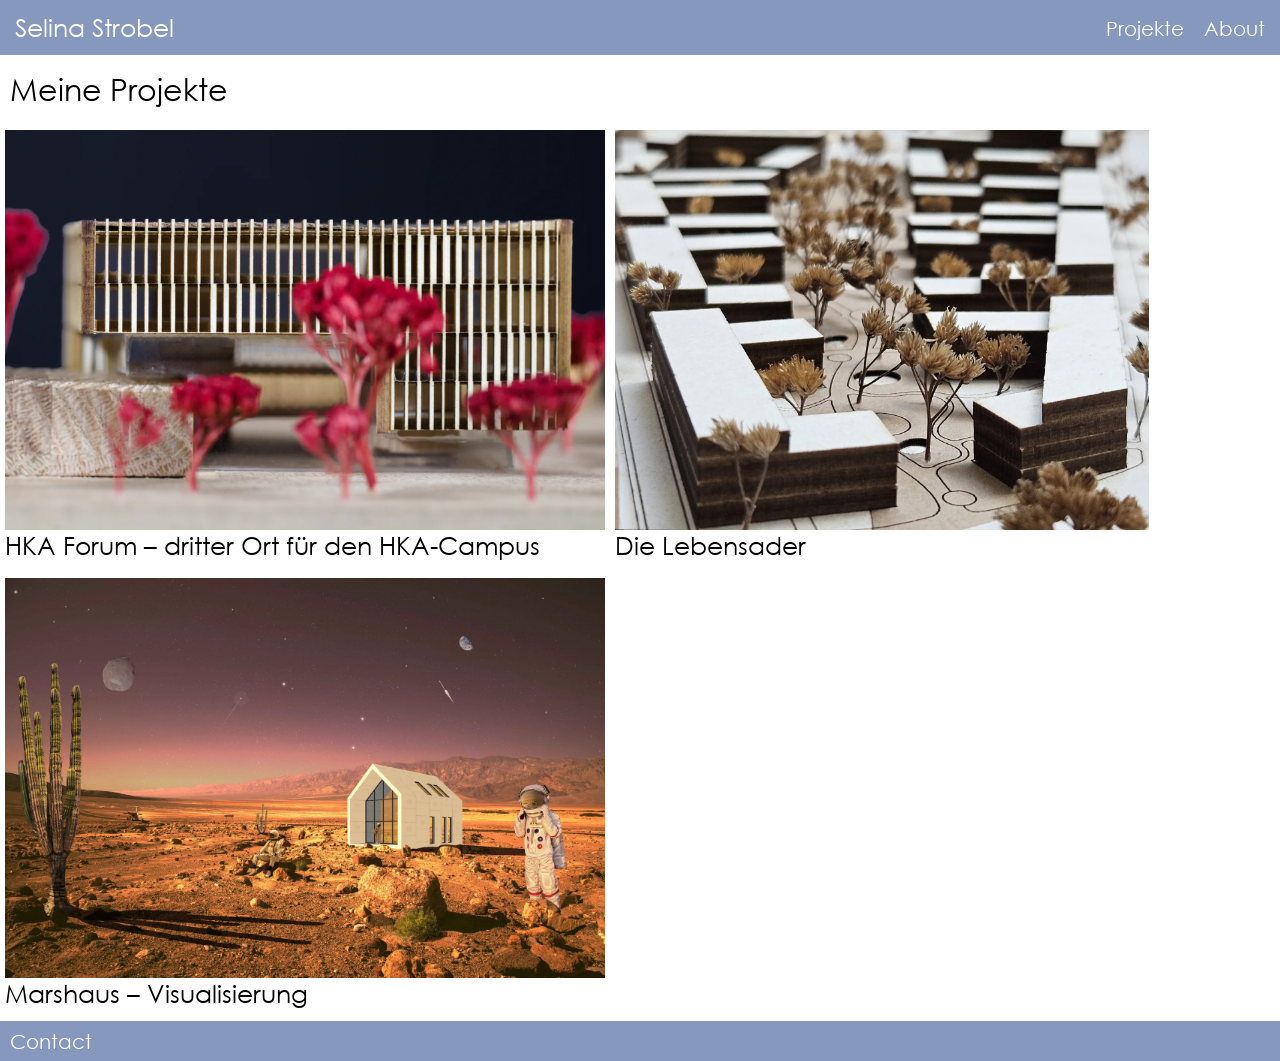
<file: index.html>
<!DOCTYPE html><html lang="en"><head><meta charSet="UTF-8"/><meta name="viewport" content="width=device-width,initial-scale=1"/><title>Selina&#x27;s Homepage</title><link rel="stylesheet" type="text/css" href="/styles.css"/><script defer="" src="https://analytics.chris-besch.com/script.js" data-website-id="7b94afa8-f505-4181-aeb4-4ca5b9bfb244"></script></head><body><div class="layout_navbar"><div class="layout_navbar_left"><a href="/">Selina Strobel</a></div><div class="layout_navbar_right"><div><a href="/projects">Projekte</a></div><div><a href="/about">About</a></div></div></div><div class="layout_body"><div class="index_page"><h1 class="index_page_heading">Meine Projekte</h1><div class="index_page_body"><a class="index_page_project" href="/projects/hkaforum"><picture class="image_picture"><img srcSet="/images/15b04c1f46a54ee5195bf2f5262c56a6_400_266.webp 400w,/images/15b04c1f46a54ee5195bf2f5262c56a6_800_533.webp 800w,/images/15b04c1f46a54ee5195bf2f5262c56a6_1200_800.webp 1200w,/images/15b04c1f46a54ee5195bf2f5262c56a6_1600_1067.webp 1600w" width="400" height="266" alt="" style="background-image:radial-gradient(67% 67% at 25% 25%, #322a34, transparent),radial-gradient(67% 67% at 50% 25%, #38353b, transparent),radial-gradient(67% 67% at 75% 25%, #302e32, transparent),radial-gradient(67% 67% at 25% 50%, #6b5953, transparent),radial-gradient(67% 67% at 50% 50%, #87514f, transparent),radial-gradient(67% 67% at 75% 50%, #80534f, transparent),radial-gradient(67% 67% at 25% 75%, #b19b94, transparent),radial-gradient(67% 67% at 50% 75%, #9b7b77, transparent),radial-gradient(67% 67% at 75% 75%, #a28882, transparent),linear-gradient(#735e5d);background-position:0 0, 0 100%;background-size:100% 100%;background-repeat:no-repeat" loading="lazy" fetchPriority="auto"/></picture><div class="index_page_project_title">HKA Forum – dritter Ort für den HKA-Campus</div></a><a class="index_page_project" href="/projects/lebensader"><picture class="image_picture"><img srcSet="/images/773c321a14374bcdc60c10382c4aa773_400_299.webp 400w,/images/773c321a14374bcdc60c10382c4aa773_800_599.webp 800w,/images/773c321a14374bcdc60c10382c4aa773_1200_899.webp 1200w,/images/773c321a14374bcdc60c10382c4aa773_1600_1198.webp 1600w" width="400" height="299" alt="" style="background-image:radial-gradient(67% 67% at 25% 25%, #908a83, transparent),radial-gradient(67% 67% at 50% 25%, #817569, transparent),radial-gradient(67% 67% at 75% 25%, #969491, transparent),radial-gradient(67% 67% at 25% 50%, #a19d97, transparent),radial-gradient(67% 67% at 50% 50%, #8b7d6f, transparent),radial-gradient(67% 67% at 75% 50%, #96918d, transparent),radial-gradient(67% 67% at 25% 75%, #7c7773, transparent),radial-gradient(67% 67% at 50% 75%, #867c74, transparent),radial-gradient(67% 67% at 75% 75%, #7c7067, transparent),linear-gradient(#8c847d);background-position:0 0, 0 100%;background-size:100% 100%;background-repeat:no-repeat" loading="lazy" fetchPriority="auto"/></picture><div class="index_page_project_title">Die Lebensader</div></a><a class="index_page_project" href="/projects/marshaus"><picture class="image_picture"><img srcSet="/images/e15bf011005181cc6b5d669a33863e0d_400_266.webp 400w,/images/e15bf011005181cc6b5d669a33863e0d_800_533.webp 800w,/images/e15bf011005181cc6b5d669a33863e0d_1200_800.webp 1200w,/images/e15bf011005181cc6b5d669a33863e0d_1600_1066.webp 1600w" width="400" height="266" alt="" style="background-image:radial-gradient(67% 67% at 25% 25%, #5e4543, transparent),radial-gradient(67% 67% at 50% 25%, #583e42, transparent),radial-gradient(67% 67% at 75% 25%, #453333, transparent),radial-gradient(67% 67% at 25% 50%, #9a6649, transparent),radial-gradient(67% 67% at 50% 50%, #c28468, transparent),radial-gradient(67% 67% at 75% 50%, #a6745a, transparent),radial-gradient(67% 67% at 25% 75%, #6d421c, transparent),radial-gradient(67% 67% at 50% 75%, #a3652f, transparent),radial-gradient(67% 67% at 75% 75%, #9e6332, transparent),linear-gradient(#83573f);background-position:0 0, 0 100%;background-size:100% 100%;background-repeat:no-repeat" loading="lazy" fetchPriority="auto"/></picture><div class="index_page_project_title">Marshaus – Visualisierung</div></a></div></div></div><div class="layout_footer">Contact</div></body></html>
</file>
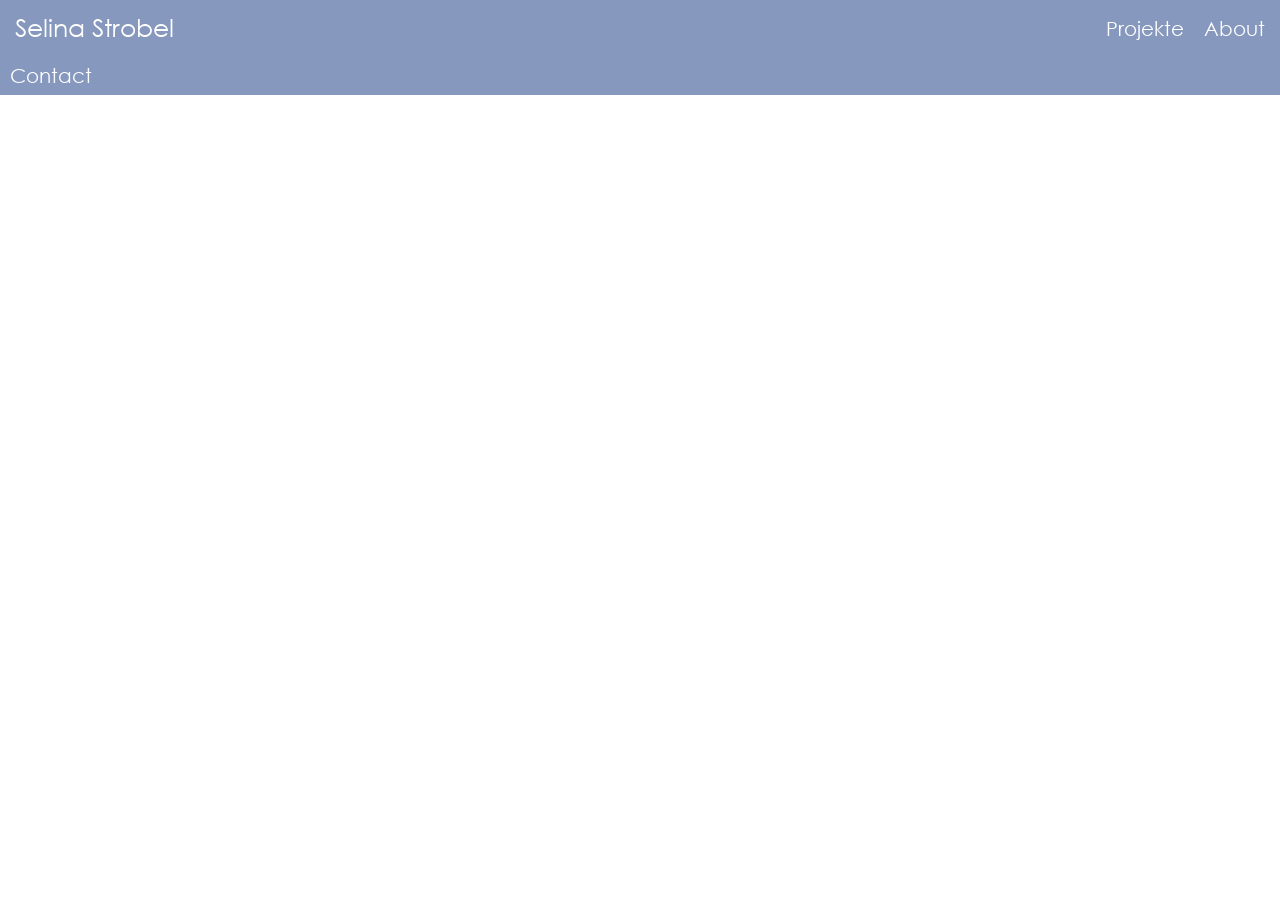
<file: about/index.html>
<!DOCTYPE html><html lang="en"><head><meta charSet="UTF-8"/><meta name="viewport" content="width=device-width,initial-scale=1"/><title>About &amp; Contact</title><link rel="stylesheet" type="text/css" href="/styles.css"/><script defer="" src="https://analytics.chris-besch.com/script.js" data-website-id="7b94afa8-f505-4181-aeb4-4ca5b9bfb244"></script></head><body><div class="layout_navbar"><div class="layout_navbar_left"><a href="/">Selina Strobel</a></div><div class="layout_navbar_right"><div><a href="/projects">Projekte</a></div><div><a href="/about">About</a></div></div></div><div class="layout_body"><div></div></div><div class="layout_footer">Contact</div></body></html>
</file>
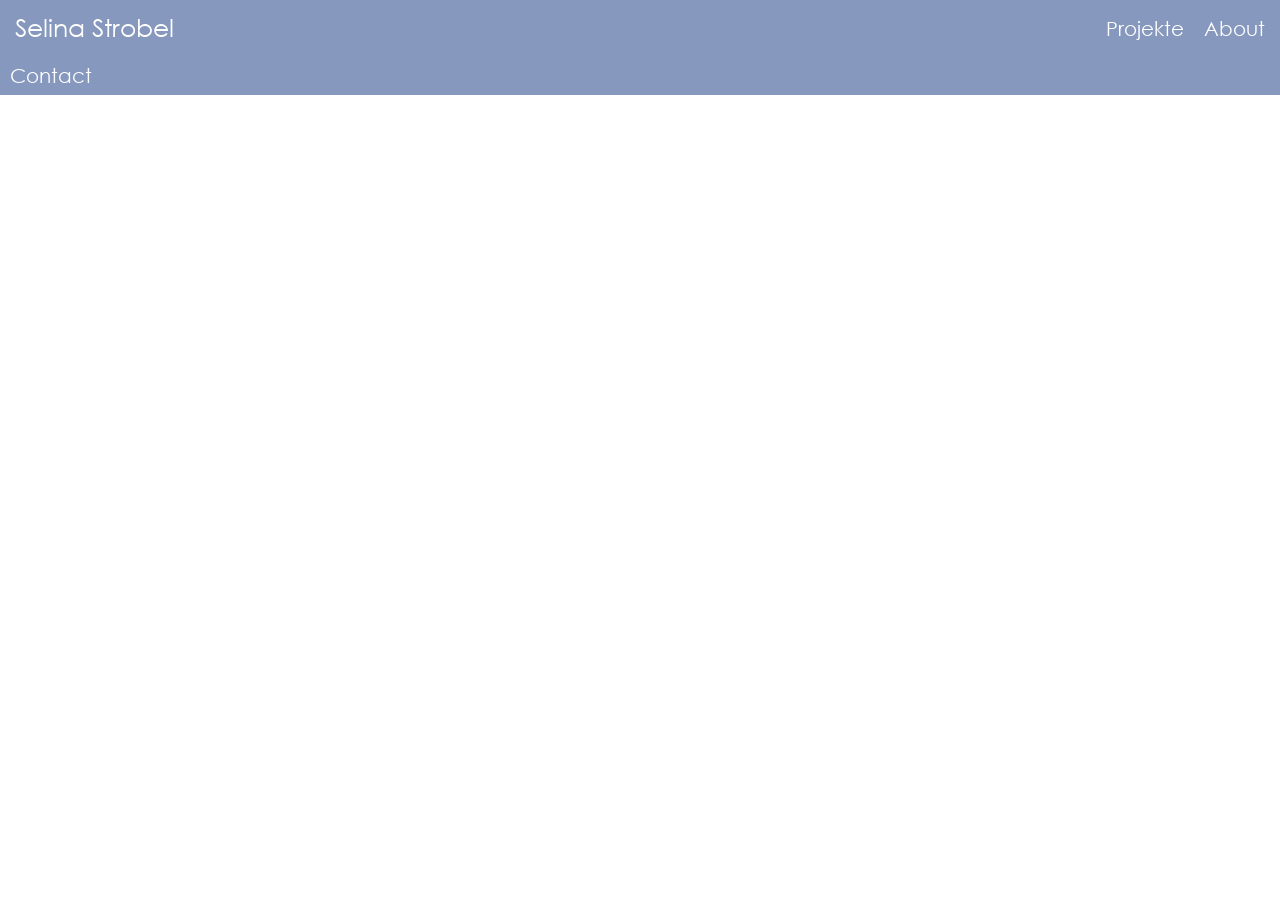
<file: projects/index.html>
<!DOCTYPE html><html lang="en"><head><meta charSet="UTF-8"/><meta name="viewport" content="width=device-width,initial-scale=1"/><title>Selina&#x27;s Projects</title><link rel="stylesheet" type="text/css" href="/styles.css"/><script defer="" src="https://analytics.chris-besch.com/script.js" data-website-id="7b94afa8-f505-4181-aeb4-4ca5b9bfb244"></script></head><body><div class="layout_navbar"><div class="layout_navbar_left"><a href="/">Selina Strobel</a></div><div class="layout_navbar_right"><div><a href="/projects">Projekte</a></div><div><a href="/about">About</a></div></div></div><div class="layout_body"></div><div class="layout_footer">Contact</div></body></html>
</file>
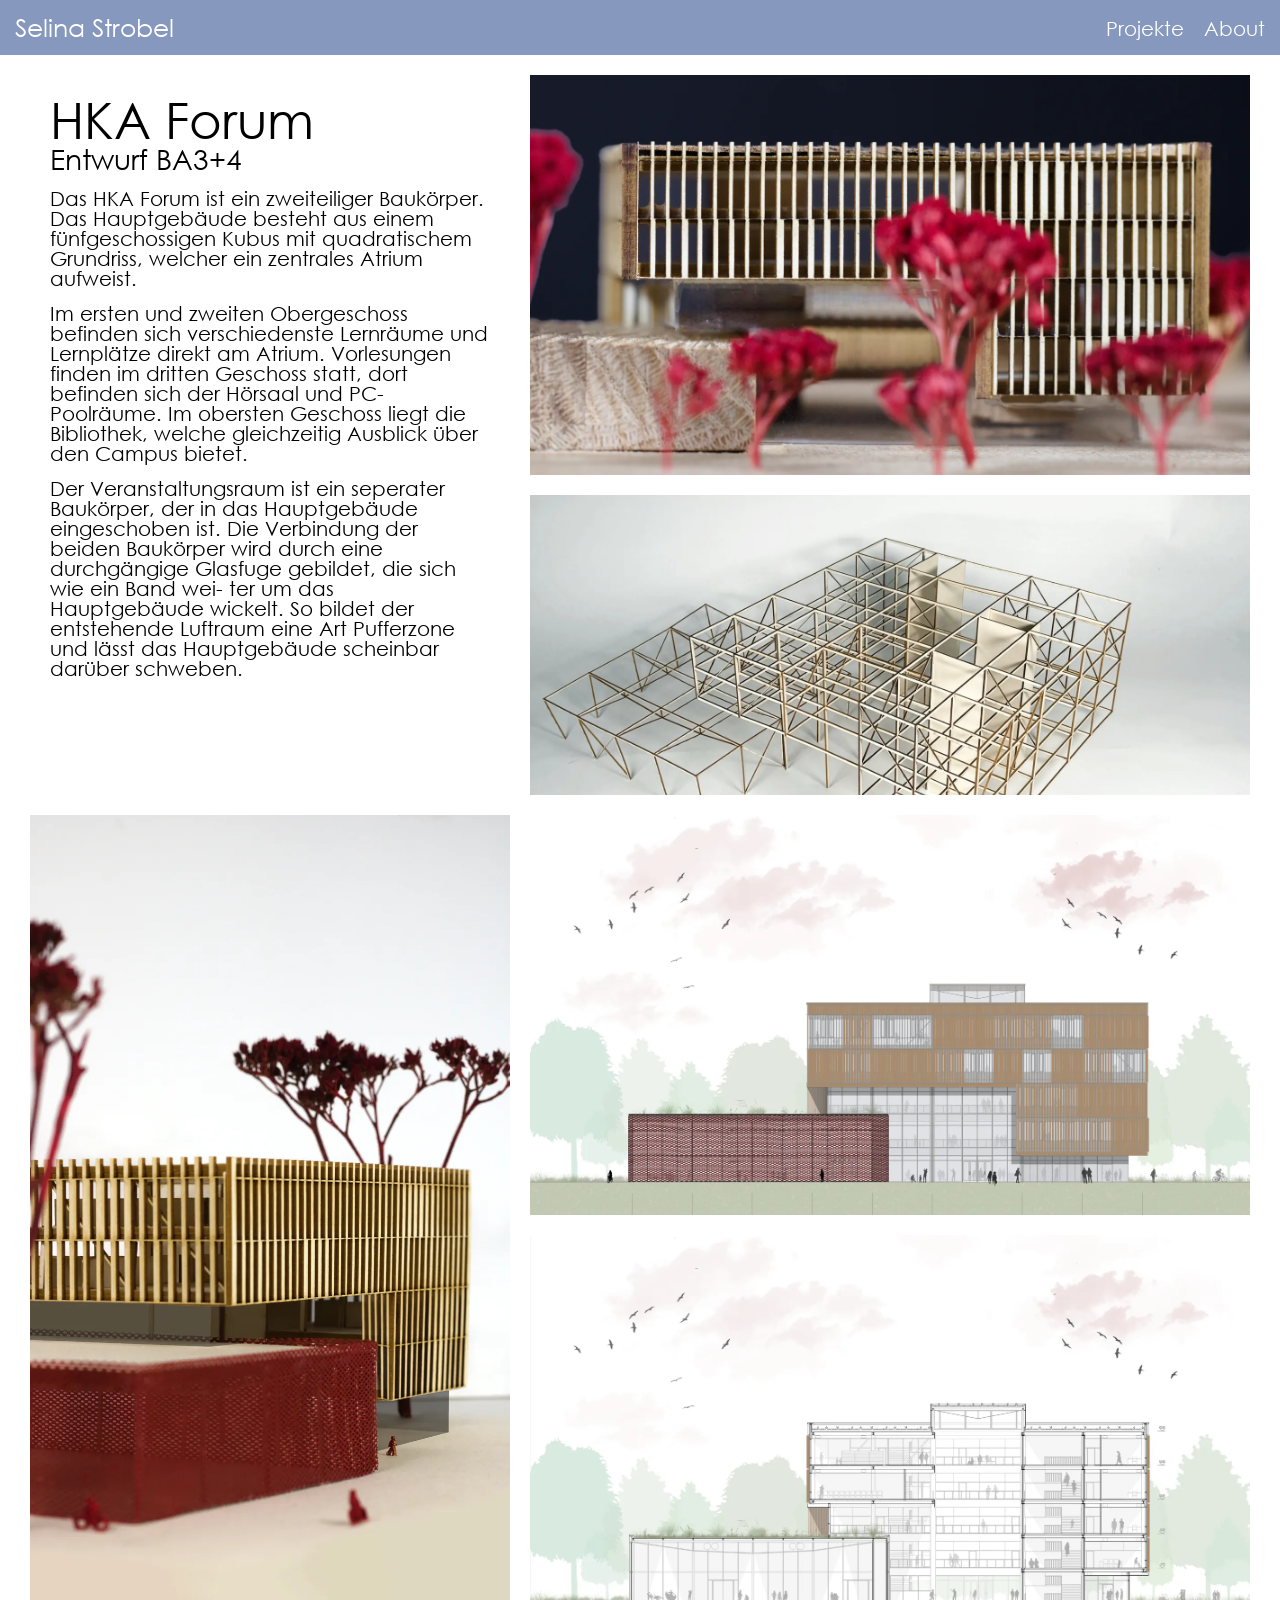
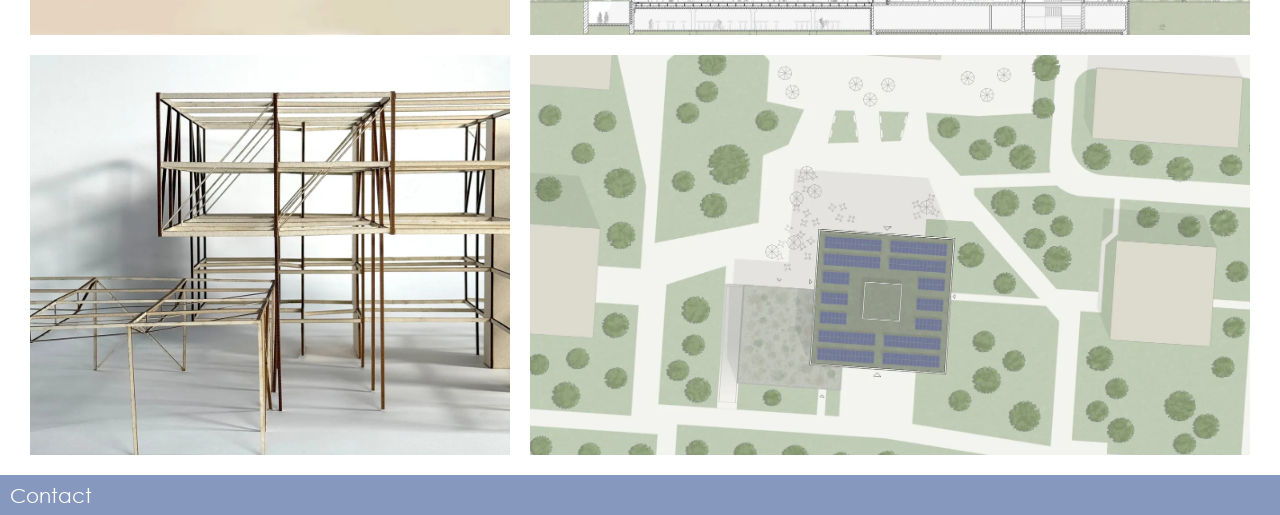
<file: projects/hkaforum/index.html>
<!DOCTYPE html><html lang="en"><head><meta charSet="UTF-8"/><meta name="viewport" content="width=device-width,initial-scale=1"/><title>HKA Forum</title><link rel="stylesheet" type="text/css" href="/styles.css"/><script defer="" src="https://analytics.chris-besch.com/script.js" data-website-id="7b94afa8-f505-4181-aeb4-4ca5b9bfb244"></script></head><body><div class="layout_navbar"><div class="layout_navbar_left"><a href="/">Selina Strobel</a></div><div class="layout_navbar_right"><div><a href="/projects">Projekte</a></div><div><a href="/about">About</a></div></div></div><div class="layout_body"><div class="hkaforum_page_container"><div class="hkaforum_page_item1"><picture class="image_picture"><img srcSet="/images/15b04c1f46a54ee5195bf2f5262c56a6_400_266.webp 400w,/images/15b04c1f46a54ee5195bf2f5262c56a6_800_533.webp 800w,/images/15b04c1f46a54ee5195bf2f5262c56a6_1200_800.webp 1200w,/images/15b04c1f46a54ee5195bf2f5262c56a6_1600_1067.webp 1600w" width="400" height="266" alt="" style="background-image:radial-gradient(67% 67% at 25% 25%, #322a34, transparent),radial-gradient(67% 67% at 50% 25%, #38353b, transparent),radial-gradient(67% 67% at 75% 25%, #302e32, transparent),radial-gradient(67% 67% at 25% 50%, #6b5953, transparent),radial-gradient(67% 67% at 50% 50%, #87514f, transparent),radial-gradient(67% 67% at 75% 50%, #80534f, transparent),radial-gradient(67% 67% at 25% 75%, #b19b94, transparent),radial-gradient(67% 67% at 50% 75%, #9b7b77, transparent),radial-gradient(67% 67% at 75% 75%, #a28882, transparent),linear-gradient(#735e5d);background-position:0 0, 0 100%;background-size:100% 100%;background-repeat:no-repeat" loading="lazy" fetchPriority="auto"/></picture></div><div class="hkaforum_page_item2"><picture class="image_picture"><img srcSet="/images/87a88ee6092c123d272688df2bbbb196_400_300.webp 400w,/images/87a88ee6092c123d272688df2bbbb196_800_600.webp 800w,/images/87a88ee6092c123d272688df2bbbb196_1200_900.webp 1200w,/images/87a88ee6092c123d272688df2bbbb196_1600_1200.webp 1600w" width="400" height="300" alt="" style="background-image:radial-gradient(67% 67% at 25% 25%, #d3d8d7, transparent),radial-gradient(67% 67% at 50% 25%, #e8eae7, transparent),radial-gradient(67% 67% at 75% 25%, #e8eae9, transparent),radial-gradient(67% 67% at 25% 50%, #b7bab7, transparent),radial-gradient(67% 67% at 50% 50%, #b5afa0, transparent),radial-gradient(67% 67% at 75% 50%, #cecdc7, transparent),radial-gradient(67% 67% at 25% 75%, #dadcd9, transparent),radial-gradient(67% 67% at 50% 75%, #dcd9cf, transparent),radial-gradient(67% 67% at 75% 75%, #edece7, transparent),linear-gradient(#d7d7d2);background-position:0 0, 0 100%;background-size:100% 100%;background-repeat:no-repeat" loading="lazy" fetchPriority="auto"/></picture></div><div class="hkaforum_page_item3"><picture class="image_picture"><img srcSet="/images/ff4b2d8e7a34dc4f94c325bb9839ae39_400_599.webp 400w,/images/ff4b2d8e7a34dc4f94c325bb9839ae39_800_1199.webp 800w,/images/ff4b2d8e7a34dc4f94c325bb9839ae39_1067_1600.webp 1067w" width="400" height="599" alt="" style="background-image:radial-gradient(67% 67% at 25% 25%, #e0dad9, transparent),radial-gradient(67% 67% at 50% 25%, #eaecec, transparent),radial-gradient(67% 67% at 75% 25%, #dfdfe1, transparent),radial-gradient(67% 67% at 25% 50%, #9c806d, transparent),radial-gradient(67% 67% at 50% 50%, #8a6e55, transparent),radial-gradient(67% 67% at 75% 50%, #c0b4a4, transparent),radial-gradient(67% 67% at 25% 75%, #9a6d60, transparent),radial-gradient(67% 67% at 50% 75%, #9d7464, transparent),radial-gradient(67% 67% at 75% 75%, #c8baa7, transparent),linear-gradient(#bfada2);background-position:0 0, 0 100%;background-size:100% 100%;background-repeat:no-repeat" loading="lazy" fetchPriority="auto"/></picture></div><div class="hkaforum_page_item4"><picture class="image_picture"><img srcSet="/images/4953ced7bc31c8d4e52b12dc786615d6_400_533.webp 400w,/images/4953ced7bc31c8d4e52b12dc786615d6_800_1066.webp 800w,/images/4953ced7bc31c8d4e52b12dc786615d6_1200_1600.webp 1200w" width="400" height="533" alt="" style="background-image:radial-gradient(67% 67% at 25% 25%, #e3e9e8, transparent),radial-gradient(67% 67% at 50% 25%, #eaebe8, transparent),radial-gradient(67% 67% at 75% 25%, #ebebe7, transparent),radial-gradient(67% 67% at 25% 50%, #abada9, transparent),radial-gradient(67% 67% at 50% 50%, #b5b1a7, transparent),radial-gradient(67% 67% at 75% 50%, #c2bbaf, transparent),radial-gradient(67% 67% at 25% 75%, #b6bcbe, transparent),radial-gradient(67% 67% at 50% 75%, #c2c6c6, transparent),radial-gradient(67% 67% at 75% 75%, #cbd0ce, transparent),linear-gradient(#ccceca);background-position:0 0, 0 100%;background-size:100% 100%;background-repeat:no-repeat" loading="lazy" fetchPriority="auto"/></picture></div><div class="hkaforum_page_item5"><picture class="image_picture"><img srcSet="/images/288b24df12a1b13f96333a0e8ddce14f_400_282.webp 400w,/images/288b24df12a1b13f96333a0e8ddce14f_800_565.webp 800w,/images/288b24df12a1b13f96333a0e8ddce14f_1200_848.webp 1200w,/images/288b24df12a1b13f96333a0e8ddce14f_1600_1131.webp 1600w" width="400" height="282" alt="" style="background-image:radial-gradient(67% 67% at 25% 25%, #fefdfc, transparent),radial-gradient(67% 67% at 50% 25%, #fefdfd, transparent),radial-gradient(67% 67% at 75% 25%, #fdfcfc, transparent),radial-gradient(67% 67% at 25% 50%, #f6f9f7, transparent),radial-gradient(67% 67% at 50% 50%, #f4f4f4, transparent),radial-gradient(67% 67% at 75% 50%, #f4f5f4, transparent),radial-gradient(67% 67% at 25% 75%, #d5dbcf, transparent),radial-gradient(67% 67% at 50% 75%, #dbdcd5, transparent),radial-gradient(67% 67% at 75% 75%, #d5dace, transparent),linear-gradient(#eeefeb);background-position:0 0, 0 100%;background-size:100% 100%;background-repeat:no-repeat" loading="lazy" fetchPriority="auto"/></picture></div><div class="hkaforum_page_item6"><picture class="image_picture"><img srcSet="/images/bfa0be2f91286472827c3c23fdc43397_400_282.webp 400w,/images/bfa0be2f91286472827c3c23fdc43397_800_565.webp 800w,/images/bfa0be2f91286472827c3c23fdc43397_1200_848.webp 1200w,/images/bfa0be2f91286472827c3c23fdc43397_1600_1131.webp 1600w" width="400" height="282" alt="" style="background-image:radial-gradient(67% 67% at 25% 25%, #fefcfc, transparent),radial-gradient(67% 67% at 50% 25%, #fffefe, transparent),radial-gradient(67% 67% at 75% 25%, #fefdfd, transparent),radial-gradient(67% 67% at 25% 50%, #f2f1f0, transparent),radial-gradient(67% 67% at 50% 50%, #d0c6c1, transparent),radial-gradient(67% 67% at 75% 50%, #ded9d4, transparent),radial-gradient(67% 67% at 25% 75%, #bebdae, transparent),radial-gradient(67% 67% at 50% 75%, #b1ac9f, transparent),radial-gradient(67% 67% at 75% 75%, #c3c6b5, transparent),linear-gradient(#e0ded7);background-position:0 0, 0 100%;background-size:100% 100%;background-repeat:no-repeat" loading="lazy" fetchPriority="auto"/></picture></div><div class="hkaforum_page_item7"><picture class="image_picture"><img srcSet="/images/5ca7cc617ce9561d957f446d147db8ac_400_282.webp 400w,/images/5ca7cc617ce9561d957f446d147db8ac_800_565.webp 800w,/images/5ca7cc617ce9561d957f446d147db8ac_1200_848.webp 1200w,/images/5ca7cc617ce9561d957f446d147db8ac_1600_1131.webp 1600w" width="400" height="282" alt="" style="background-image:radial-gradient(67% 67% at 25% 25%, #cdd4c3, transparent),radial-gradient(67% 67% at 50% 25%, #e2e5da, transparent),radial-gradient(67% 67% at 75% 25%, #d2d7c8, transparent),radial-gradient(67% 67% at 25% 50%, #c8cebe, transparent),radial-gradient(67% 67% at 50% 50%, #bdc2ba, transparent),radial-gradient(67% 67% at 75% 50%, #c6cebb, transparent),radial-gradient(67% 67% at 25% 75%, #cdd4c4, transparent),radial-gradient(67% 67% at 50% 75%, #bfc7b8, transparent),radial-gradient(67% 67% at 75% 75%, #c8d1be, transparent),linear-gradient(#cbd2c3);background-position:0 0, 0 100%;background-size:100% 100%;background-repeat:no-repeat" loading="lazy" fetchPriority="auto"/></picture></div><div class="hkaforum_page_text1"><h1>HKA Forum</h1><h2>Entwurf BA3+4</h2><p>Das HKA Forum ist ein zweiteiliger Baukörper. Das Hauptgebäude besteht aus einem fünfgeschossigen Kubus mit quadratischem Grundriss, welcher ein zentrales Atrium aufweist.</p><p>Im ersten und zweiten Obergeschoss befinden sich verschiedenste Lernräume und Lernplätze direkt am Atrium. Vorlesungen finden im dritten Geschoss statt, dort befinden sich der Hörsaal und PC-Poolräume. Im obersten Geschoss liegt die Bibliothek, welche gleichzeitig Ausblick über den Campus bietet.</p><p>Der Veranstaltungsraum ist ein seperater Baukörper, der in das Hauptgebäude eingeschoben ist. Die Verbindung der beiden Baukörper wird durch eine durchgängige Glasfuge gebildet, die sich wie ein Band wei- ter um das Hauptgebäude wickelt. So bildet der entstehende Luftraum eine Art Pufferzone und lässt das Hauptgebäude scheinbar darüber schweben.</p></div></div></div><div class="layout_footer">Contact</div></body></html>
</file>
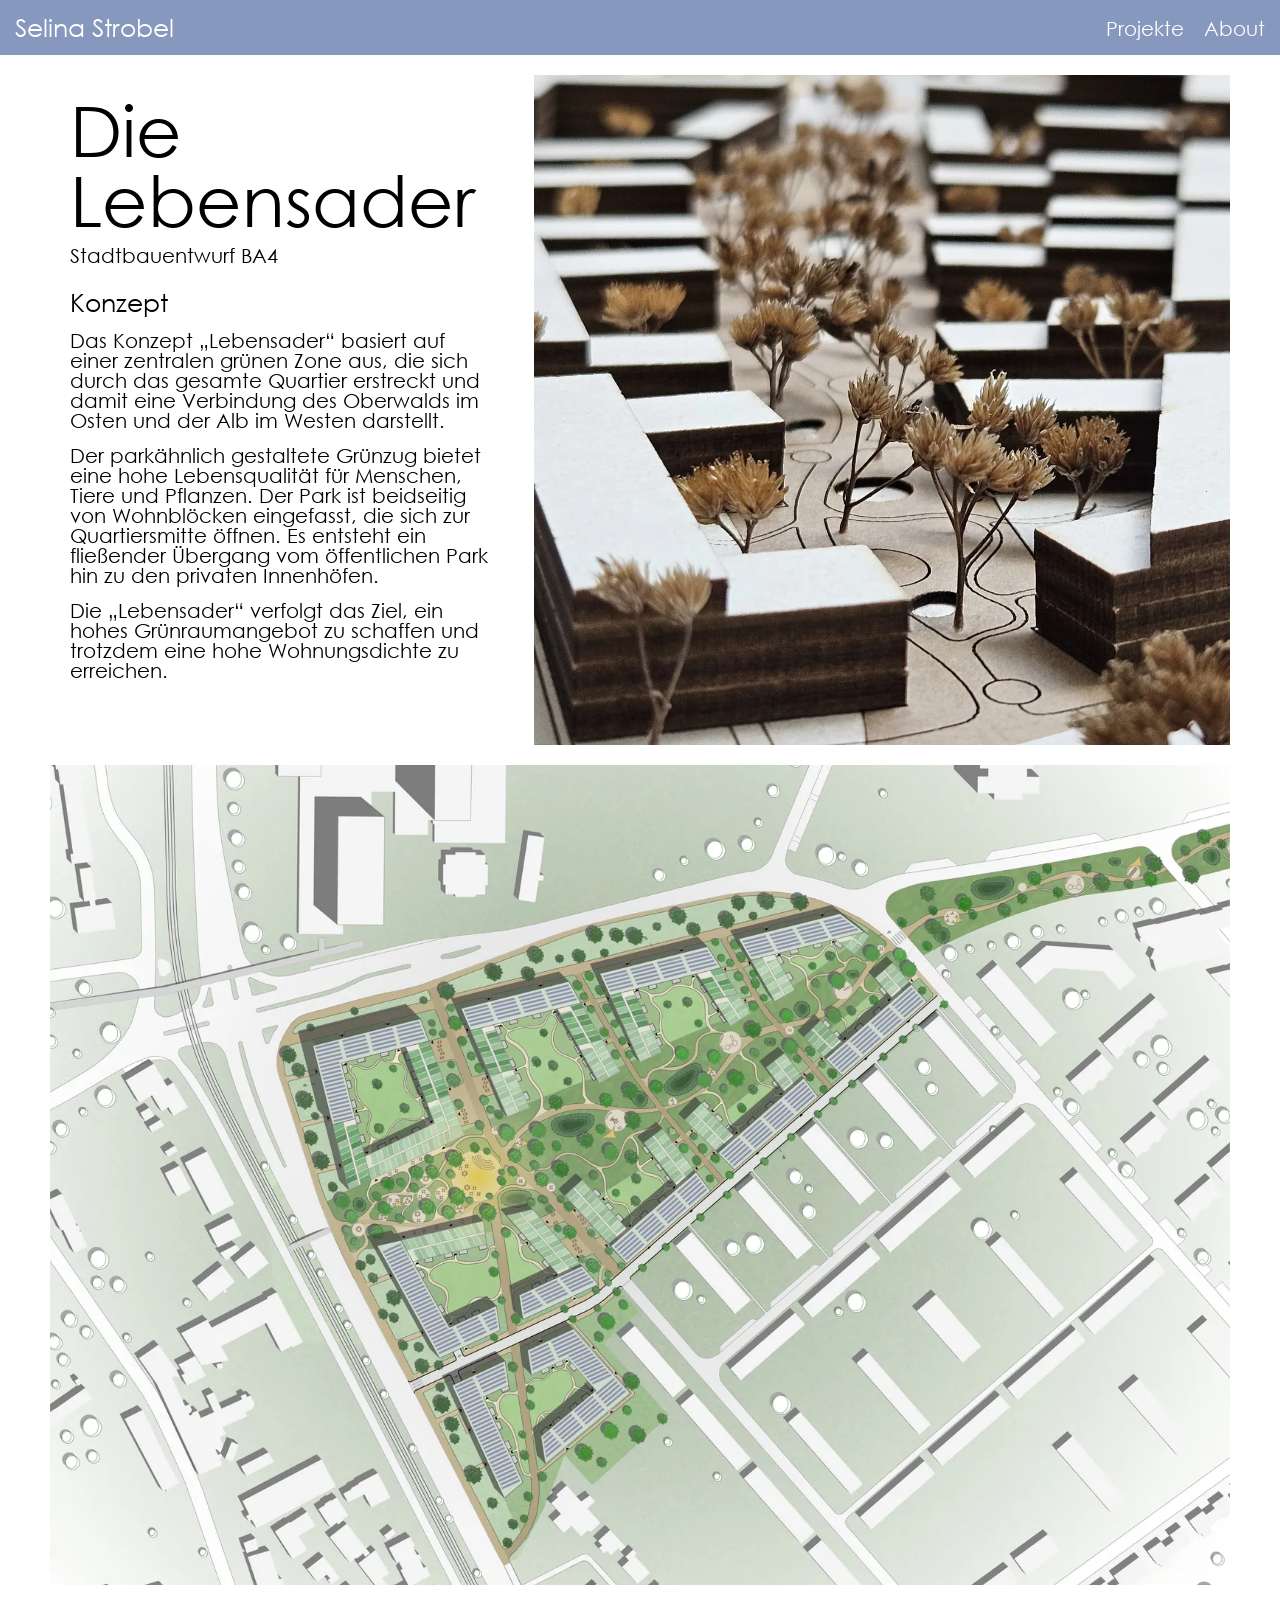
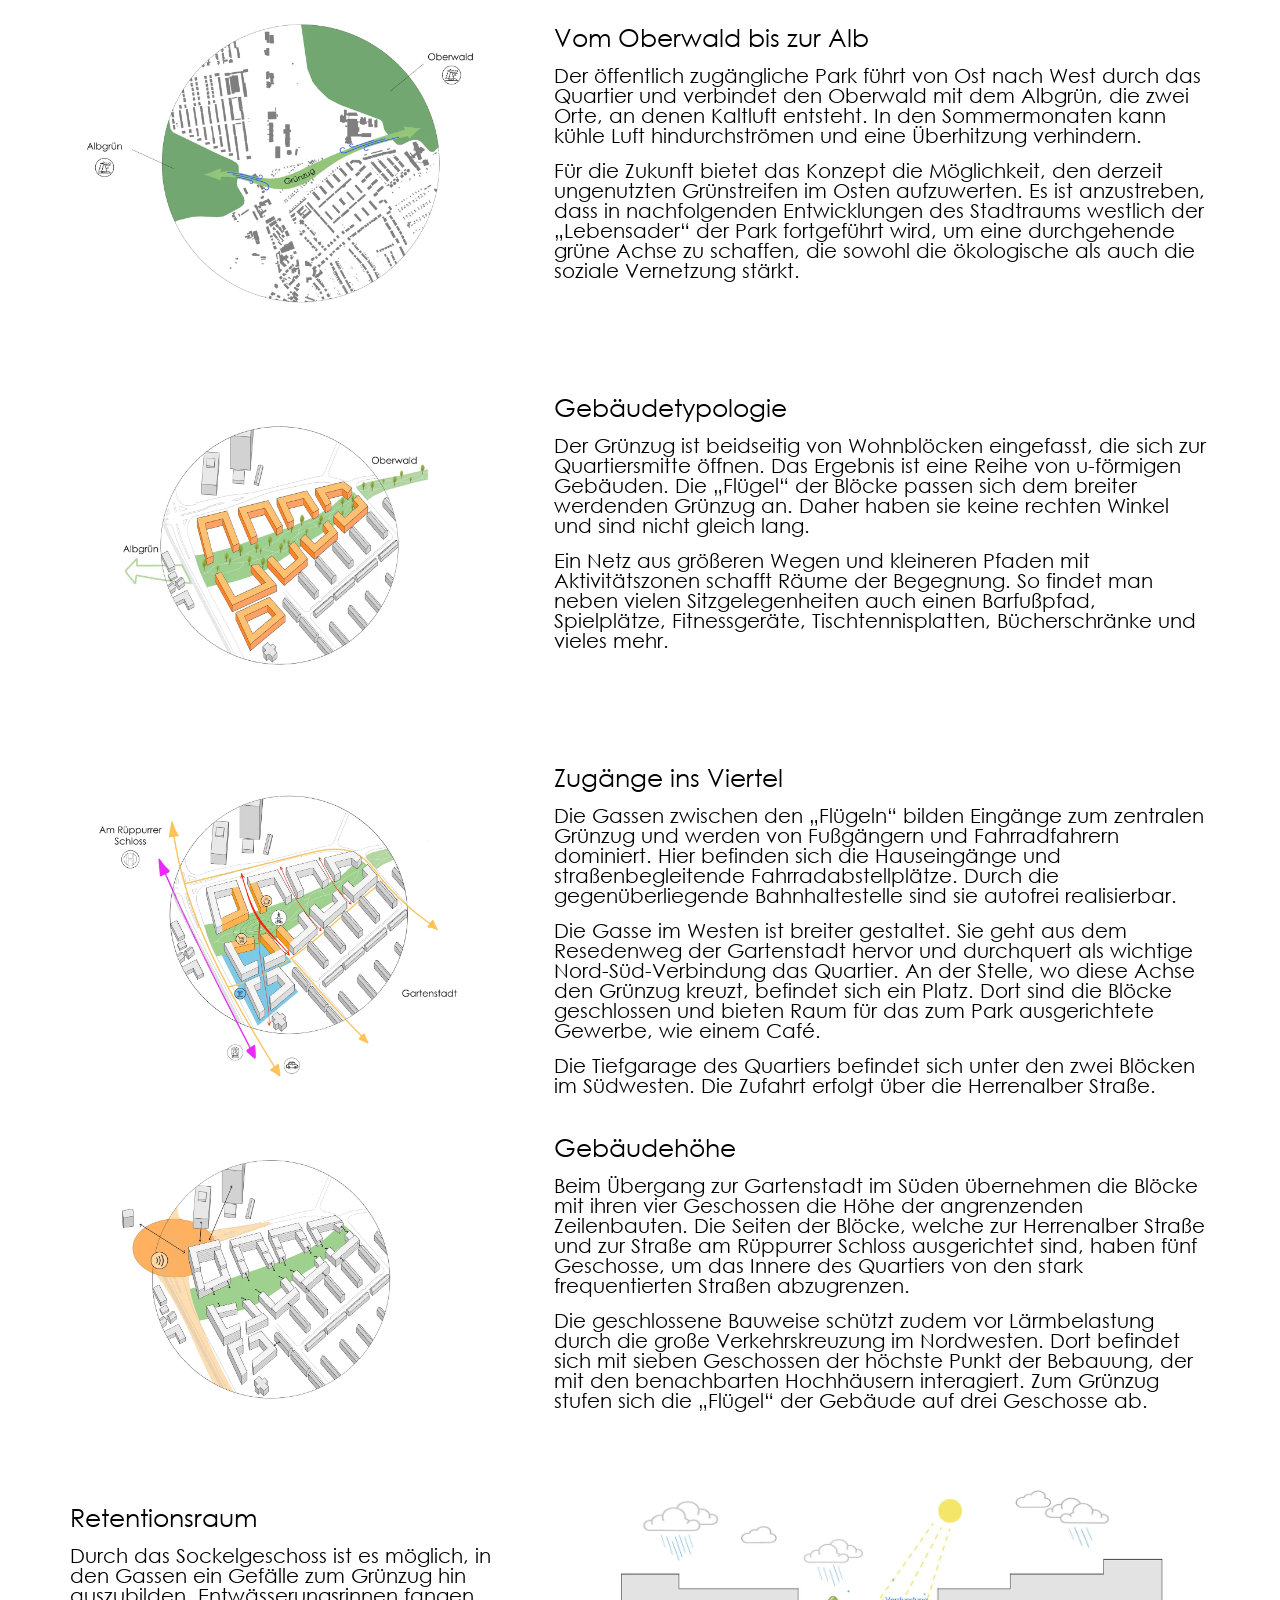
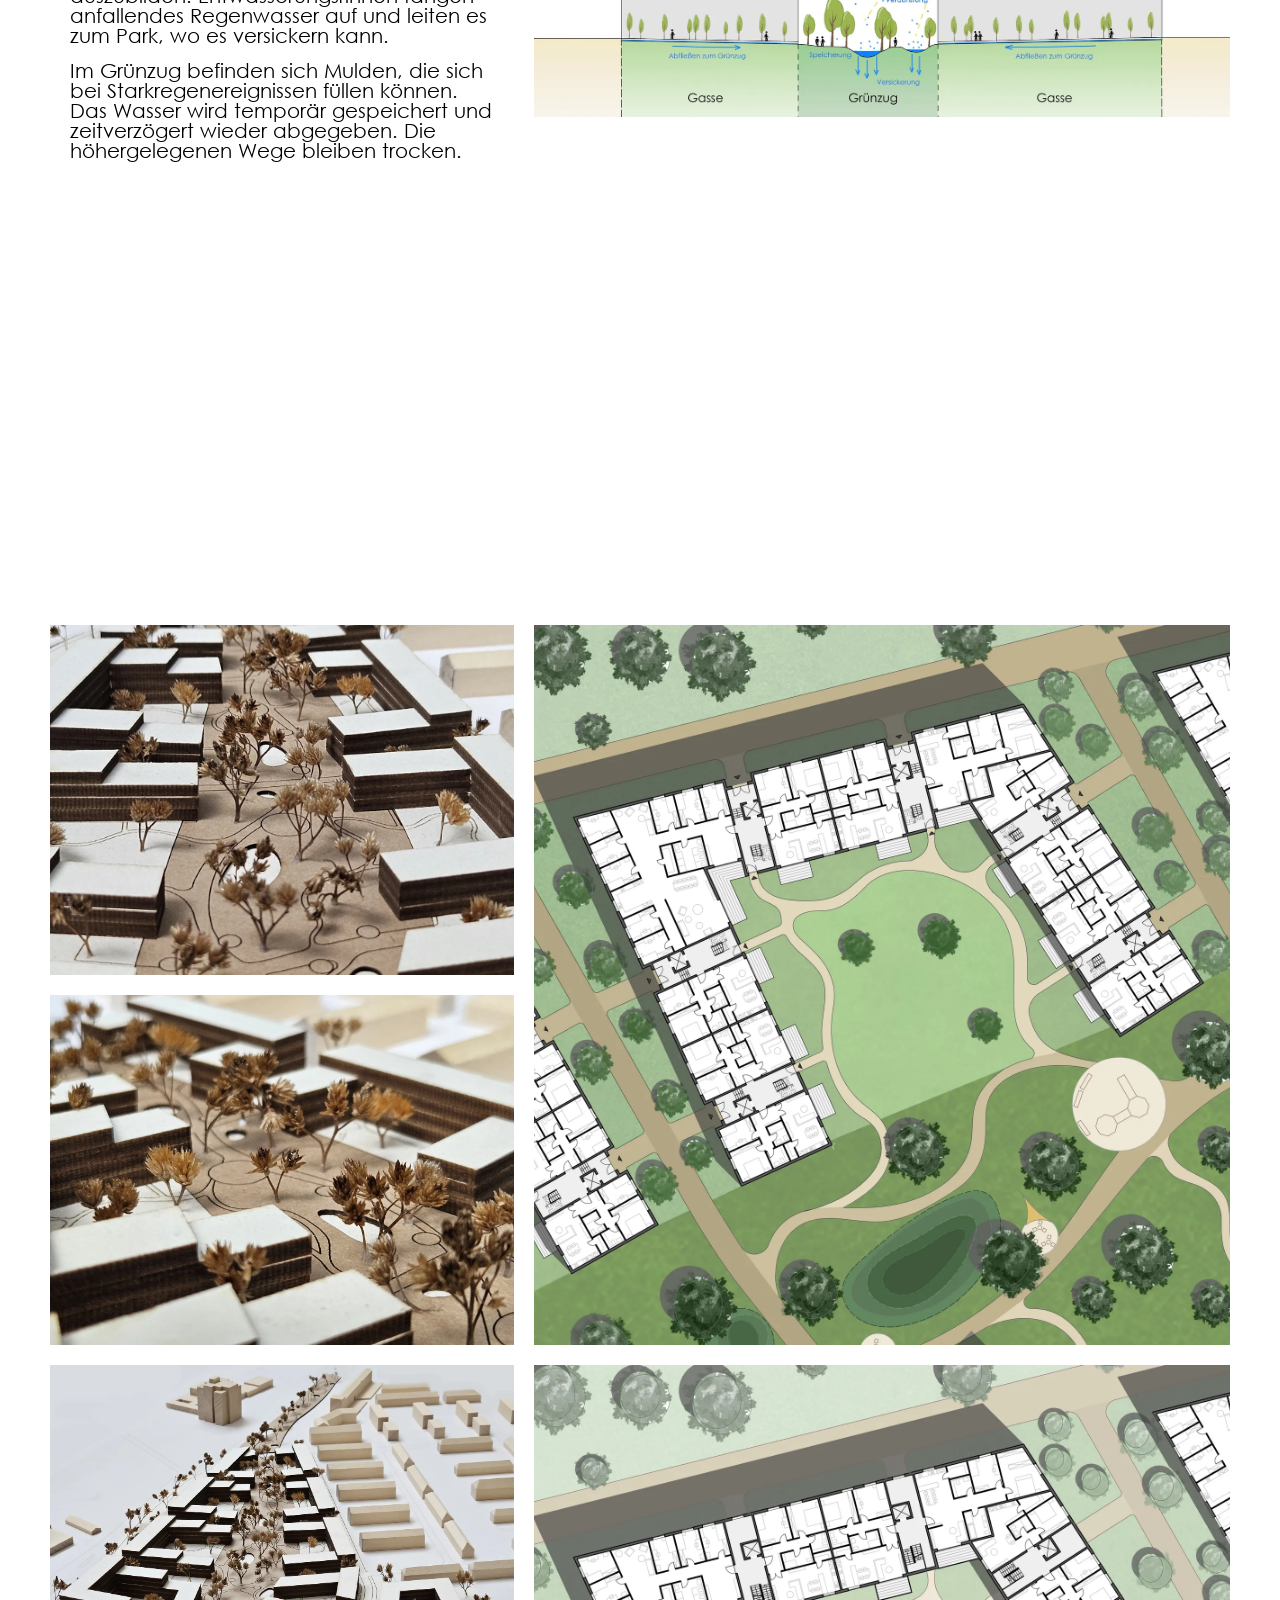
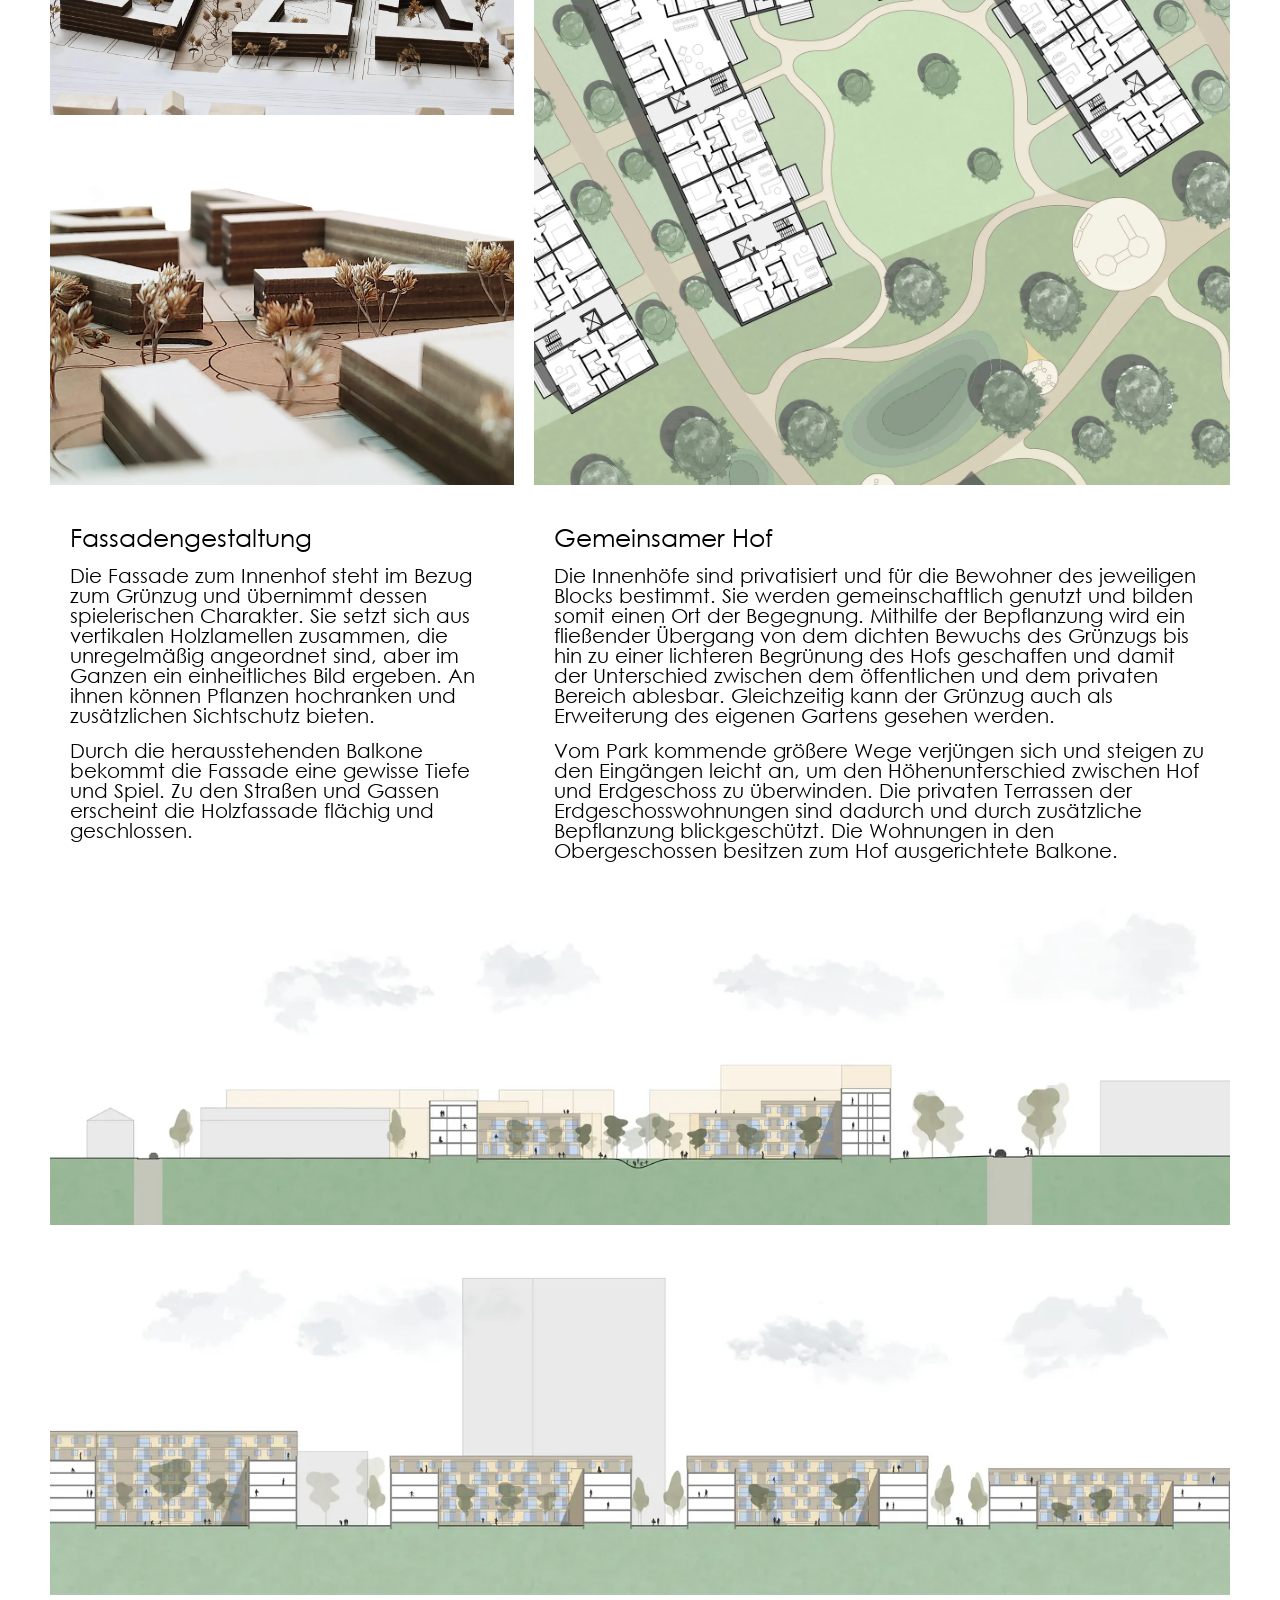
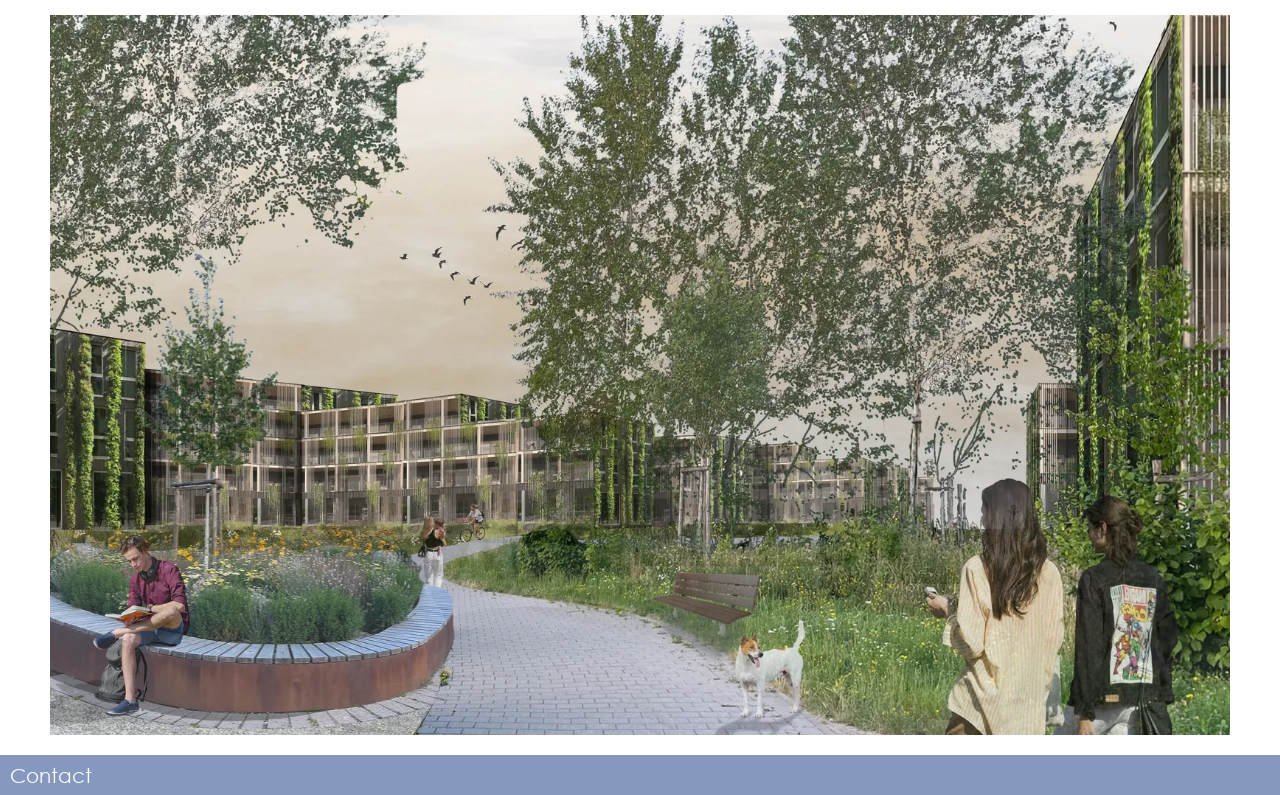
<file: projects/lebensader/index.html>
<!DOCTYPE html><html lang="en"><head><meta charSet="UTF-8"/><meta name="viewport" content="width=device-width,initial-scale=1"/><title>Die Lebensader</title><link rel="stylesheet" type="text/css" href="/styles.css"/><script defer="" src="https://analytics.chris-besch.com/script.js" data-website-id="7b94afa8-f505-4181-aeb4-4ca5b9bfb244"></script></head><body><div class="layout_navbar"><div class="layout_navbar_left"><a href="/">Selina Strobel</a></div><div class="layout_navbar_right"><div><a href="/projects">Projekte</a></div><div><a href="/about">About</a></div></div></div><div class="layout_body"><div class="lebensader_page_container"><div class="lebensader_page_titleimage"><picture class="image_picture"><img srcSet="/images/773c321a14374bcdc60c10382c4aa773_400_299.webp 400w,/images/773c321a14374bcdc60c10382c4aa773_800_599.webp 800w,/images/773c321a14374bcdc60c10382c4aa773_1200_899.webp 1200w,/images/773c321a14374bcdc60c10382c4aa773_1600_1198.webp 1600w" width="400" height="299" alt="" style="background-image:radial-gradient(67% 67% at 25% 25%, #908a83, transparent),radial-gradient(67% 67% at 50% 25%, #817569, transparent),radial-gradient(67% 67% at 75% 25%, #969491, transparent),radial-gradient(67% 67% at 25% 50%, #a19d97, transparent),radial-gradient(67% 67% at 50% 50%, #8b7d6f, transparent),radial-gradient(67% 67% at 75% 50%, #96918d, transparent),radial-gradient(67% 67% at 25% 75%, #7c7773, transparent),radial-gradient(67% 67% at 50% 75%, #867c74, transparent),radial-gradient(67% 67% at 75% 75%, #7c7067, transparent),linear-gradient(#8c847d);background-position:0 0, 0 100%;background-size:100% 100%;background-repeat:no-repeat" loading="lazy" fetchPriority="auto"/></picture></div><div class="lebensader_page_lageplan"><picture class="image_picture"><img srcSet="/images/4bb5862fc5eeea60502e24b82d8b01d5_400_282.webp 400w,/images/4bb5862fc5eeea60502e24b82d8b01d5_800_565.webp 800w,/images/4bb5862fc5eeea60502e24b82d8b01d5_1200_848.webp 1200w,/images/4bb5862fc5eeea60502e24b82d8b01d5_1600_1131.webp 1600w" width="400" height="282" alt="" style="background-image:radial-gradient(67% 67% at 25% 25%, #d7dbd4, transparent),radial-gradient(67% 67% at 50% 25%, #b4c0ac, transparent),radial-gradient(67% 67% at 75% 25%, #ccd5c7, transparent),radial-gradient(67% 67% at 25% 50%, #c4cdbd, transparent),radial-gradient(67% 67% at 50% 50%, #9dae8f, transparent),radial-gradient(67% 67% at 75% 50%, #d6dcd4, transparent),radial-gradient(67% 67% at 25% 75%, #d7dcd4, transparent),radial-gradient(67% 67% at 50% 75%, #c2cbbd, transparent),radial-gradient(67% 67% at 75% 75%, #e4e8e2, transparent),linear-gradient(#ccd4c7);background-position:0 0, 0 100%;background-size:100% 100%;background-repeat:no-repeat" loading="lazy" fetchPriority="auto"/></picture></div><div class="lebensader_page_pikto_lebensader"><picture class="image_picture"><img srcSet="/images/447b76622fce382c716d9d4e79f55d23_400_400.webp 400w,/images/447b76622fce382c716d9d4e79f55d23_800_800.webp 800w,/images/447b76622fce382c716d9d4e79f55d23_1200_1200.webp 1200w,/images/447b76622fce382c716d9d4e79f55d23_1600_1600.webp 1600w" width="400" height="400" alt="" style="background-image:radial-gradient(67% 67% at 25% 25%, #fffeff, transparent),radial-gradient(67% 67% at 50% 25%, #e3ebe3, transparent),radial-gradient(67% 67% at 75% 25%, #e9f1e9, transparent),radial-gradient(67% 67% at 25% 50%, #ecf2ec, transparent),radial-gradient(67% 67% at 50% 50%, #d0dbd0, transparent),radial-gradient(67% 67% at 75% 50%, #e8ede8, transparent),radial-gradient(67% 67% at 25% 75%, #fefffe, transparent),radial-gradient(67% 67% at 50% 75%, #fafafa, transparent),radial-gradient(67% 67% at 75% 75%, #fffeff, transparent),linear-gradient(#f1f5f1);background-position:0 0, 0 100%;background-size:100% 100%;background-repeat:no-repeat" loading="lazy" fetchPriority="auto"/></picture></div><div class="lebensader_page_pikto_baustruktur"><picture class="image_picture"><img srcSet="/images/b20fdbffb305fd53185811c53bbcae4a_400_400.webp 400w,/images/b20fdbffb305fd53185811c53bbcae4a_800_800.webp 800w,/images/b20fdbffb305fd53185811c53bbcae4a_1200_1200.webp 1200w,/images/b20fdbffb305fd53185811c53bbcae4a_1600_1600.webp 1600w" width="400" height="400" alt="" style="background-image:radial-gradient(67% 67% at 25% 25%, #fefefe, transparent),radial-gradient(67% 67% at 50% 25%, #faf9f6, transparent),radial-gradient(67% 67% at 75% 25%, #fcfcfb, transparent),radial-gradient(67% 67% at 25% 50%, #faf9f5, transparent),radial-gradient(67% 67% at 50% 50%, #e6dac1, transparent),radial-gradient(67% 67% at 75% 50%, #f8f8f5, transparent),radial-gradient(67% 67% at 25% 75%, #fdfdfc, transparent),radial-gradient(67% 67% at 50% 75%, #fbf9f7, transparent),radial-gradient(67% 67% at 75% 75%, #ffffff, transparent),linear-gradient(#faf9f5);background-position:0 0, 0 100%;background-size:100% 100%;background-repeat:no-repeat" loading="lazy" fetchPriority="auto"/></picture></div><div class="lebensader_page_pikto_gebäudehöhe"><picture class="image_picture"><img srcSet="/images/79c0351e3c5f878b80e26b7d47e5ed23_400_399.webp 400w,/images/79c0351e3c5f878b80e26b7d47e5ed23_800_799.webp 800w,/images/79c0351e3c5f878b80e26b7d47e5ed23_1200_1200.webp 1200w,/images/79c0351e3c5f878b80e26b7d47e5ed23_1600_1599.webp 1600w" width="400" height="399" alt="" style="background-image:radial-gradient(67% 67% at 25% 25%, #fdfbf9, transparent),radial-gradient(67% 67% at 50% 25%, #faf9f7, transparent),radial-gradient(67% 67% at 75% 25%, #ffffff, transparent),radial-gradient(67% 67% at 25% 50%, #f8f0e4, transparent),radial-gradient(67% 67% at 50% 50%, #e0e2d6, transparent),radial-gradient(67% 67% at 75% 50%, #fbfcfd, transparent),radial-gradient(67% 67% at 25% 75%, #fefffe, transparent),radial-gradient(67% 67% at 50% 75%, #fbfbfb, transparent),radial-gradient(67% 67% at 75% 75%, #ffffff, transparent),linear-gradient(#faf9f7);background-position:0 0, 0 100%;background-size:100% 100%;background-repeat:no-repeat" loading="lazy" fetchPriority="auto"/></picture></div><div class="lebensader_page_pikto_wegenetz"><picture class="image_picture"><img srcSet="/images/e9e52f54f2036400e0856047cf5c0f5a_400_399.webp 400w,/images/e9e52f54f2036400e0856047cf5c0f5a_800_799.webp 800w,/images/e9e52f54f2036400e0856047cf5c0f5a_1200_1199.webp 1200w,/images/e9e52f54f2036400e0856047cf5c0f5a_1600_1599.webp 1600w" width="400" height="399" alt="" style="background-image:radial-gradient(67% 67% at 25% 25%, #fdfdfd, transparent),radial-gradient(67% 67% at 50% 25%, #fbfbfa, transparent),radial-gradient(67% 67% at 75% 25%, #fefefe, transparent),radial-gradient(67% 67% at 25% 50%, #f9f7f7, transparent),radial-gradient(67% 67% at 50% 50%, #dfded3, transparent),radial-gradient(67% 67% at 75% 50%, #f7f7f6, transparent),radial-gradient(67% 67% at 25% 75%, #fdfdfd, transparent),radial-gradient(67% 67% at 50% 75%, #f7f7f6, transparent),radial-gradient(67% 67% at 75% 75%, #fffffe, transparent),linear-gradient(#f9f9f7);background-position:0 0, 0 100%;background-size:100% 100%;background-repeat:no-repeat" loading="lazy" fetchPriority="auto"/></picture></div><div class="lebensader_page_pikto_retentionsraum"><picture class="image_picture"><img srcSet="/images/ee15099b52886afaadfc6b3ad2c5828b_400_133.webp 400w,/images/ee15099b52886afaadfc6b3ad2c5828b_800_266.webp 800w,/images/ee15099b52886afaadfc6b3ad2c5828b_1200_400.webp 1200w,/images/ee15099b52886afaadfc6b3ad2c5828b_1600_533.webp 1600w" width="400" height="133" alt="" style="background-image:radial-gradient(67% 67% at 25% 25%, #fefeff, transparent),radial-gradient(67% 67% at 50% 25%, #fefefb, transparent),radial-gradient(67% 67% at 75% 25%, #fdfdfd, transparent),radial-gradient(67% 67% at 25% 50%, #ebede7, transparent),radial-gradient(67% 67% at 50% 50%, #e0e6db, transparent),radial-gradient(67% 67% at 75% 50%, #e7eae4, transparent),radial-gradient(67% 67% at 25% 75%, #d8e3ca, transparent),radial-gradient(67% 67% at 50% 75%, #b8d4b5, transparent),radial-gradient(67% 67% at 75% 75%, #d7e3c9, transparent),linear-gradient(#e9eee3);background-position:0 0, 0 100%;background-size:100% 100%;background-repeat:no-repeat" loading="lazy" fetchPriority="auto"/></picture></div><div class="lebensader_page_grundriss_eg"><picture class="image_picture"><img srcSet="/images/9056f853ff04df34e6e09d2b6d8499dd_400_400.webp 400w,/images/9056f853ff04df34e6e09d2b6d8499dd_800_800.webp 800w,/images/9056f853ff04df34e6e09d2b6d8499dd_1200_1200.webp 1200w,/images/9056f853ff04df34e6e09d2b6d8499dd_1600_1600.webp 1600w" width="400" height="400" alt="" style="background-image:radial-gradient(67% 67% at 25% 25%, #9ca593, transparent),radial-gradient(67% 67% at 50% 25%, #b2b8a8, transparent),radial-gradient(67% 67% at 75% 25%, #aab09d, transparent),radial-gradient(67% 67% at 25% 50%, #b6bbac, transparent),radial-gradient(67% 67% at 50% 50%, #b8cea7, transparent),radial-gradient(67% 67% at 75% 50%, #a9b697, transparent),radial-gradient(67% 67% at 25% 75%, #9ba889, transparent),radial-gradient(67% 67% at 50% 75%, #7b9066, transparent),radial-gradient(67% 67% at 75% 75%, #7f9365, transparent),linear-gradient(#9fac8f);background-position:0 0, 0 100%;background-size:100% 100%;background-repeat:no-repeat" loading="lazy" fetchPriority="auto"/></picture></div><div class="lebensader_page_grundriss_og"><picture class="image_picture"><img srcSet="/images/80d3bc4c0df1f37a5ceb8255f4a5be48_400_400.webp 400w,/images/80d3bc4c0df1f37a5ceb8255f4a5be48_800_800.webp 800w,/images/80d3bc4c0df1f37a5ceb8255f4a5be48_1200_1200.webp 1200w,/images/80d3bc4c0df1f37a5ceb8255f4a5be48_1600_1600.webp 1600w" width="400" height="400" alt="" style="background-image:radial-gradient(67% 67% at 25% 25%, #b4baae, transparent),radial-gradient(67% 67% at 50% 25%, #c0c3ba, transparent),radial-gradient(67% 67% at 75% 25%, #bdc1b5, transparent),radial-gradient(67% 67% at 25% 50%, #c4c6be, transparent),radial-gradient(67% 67% at 50% 50%, #cfdcc4, transparent),radial-gradient(67% 67% at 75% 50%, #c4ccb9, transparent),radial-gradient(67% 67% at 25% 75%, #bbc2b0, transparent),radial-gradient(67% 67% at 50% 75%, #adb8a0, transparent),radial-gradient(67% 67% at 75% 75%, #afbb9f, transparent),linear-gradient(#bcc3b2);background-position:0 0, 0 100%;background-size:100% 100%;background-repeat:no-repeat" loading="lazy" fetchPriority="auto"/></picture></div><div class="lebensader_page_modellfoto_01"><picture class="image_picture"><img srcSet="/images/38f81635c20295f22841e1c5e81fb08b_400_533.webp 400w,/images/38f81635c20295f22841e1c5e81fb08b_800_1066.webp 800w,/images/38f81635c20295f22841e1c5e81fb08b_1200_1600.webp 1200w" width="400" height="533" alt="" style="background-image:radial-gradient(67% 67% at 25% 25%, #a9a6a4, transparent),radial-gradient(67% 67% at 50% 25%, #a1978e, transparent),radial-gradient(67% 67% at 75% 25%, #cdc7bc, transparent),radial-gradient(67% 67% at 25% 50%, #8e857e, transparent),radial-gradient(67% 67% at 50% 50%, #8a7767, transparent),radial-gradient(67% 67% at 75% 50%, #8d837c, transparent),radial-gradient(67% 67% at 25% 75%, #9e9388, transparent),radial-gradient(67% 67% at 50% 75%, #998471, transparent),radial-gradient(67% 67% at 75% 75%, #a7a096, transparent),linear-gradient(#a2988e);background-position:0 0, 0 100%;background-size:100% 100%;background-repeat:no-repeat" loading="lazy" fetchPriority="auto"/></picture></div><div class="lebensader_page_modellfoto_02"><picture class="image_picture"><img srcSet="/images/b40b7af93f9e60f5aa6f6bb7cdd70e8a_400_300.webp 400w,/images/b40b7af93f9e60f5aa6f6bb7cdd70e8a_800_600.webp 800w,/images/b40b7af93f9e60f5aa6f6bb7cdd70e8a_1200_900.webp 1200w,/images/b40b7af93f9e60f5aa6f6bb7cdd70e8a_1600_1200.webp 1600w" width="400" height="300" alt="" style="background-image:radial-gradient(67% 67% at 25% 25%, #938473, transparent),radial-gradient(67% 67% at 50% 25%, #9d8d7b, transparent),radial-gradient(67% 67% at 75% 25%, #c8bfaf, transparent),radial-gradient(67% 67% at 25% 50%, #8b7f71, transparent),radial-gradient(67% 67% at 50% 50%, #98836d, transparent),radial-gradient(67% 67% at 75% 50%, #84725f, transparent),radial-gradient(67% 67% at 25% 75%, #858078, transparent),radial-gradient(67% 67% at 50% 75%, #aba499, transparent),radial-gradient(67% 67% at 75% 75%, #897560, transparent),linear-gradient(#998c7c);background-position:0 0, 0 100%;background-size:100% 100%;background-repeat:no-repeat" loading="lazy" fetchPriority="auto"/></picture></div><div class="lebensader_page_modellfoto_03"><picture class="image_picture"><img srcSet="/images/f93b756aa7bb5df91e6517a8479325ad_400_281.webp 400w,/images/f93b756aa7bb5df91e6517a8479325ad_800_562.webp 800w,/images/f93b756aa7bb5df91e6517a8479325ad_1200_843.webp 1200w,/images/f93b756aa7bb5df91e6517a8479325ad_1600_1125.webp 1600w" width="400" height="281" alt="" style="background-image:radial-gradient(67% 67% at 25% 25%, #d6d8dd, transparent),radial-gradient(67% 67% at 50% 25%, #b5afa8, transparent),radial-gradient(67% 67% at 75% 25%, #cac7c0, transparent),radial-gradient(67% 67% at 25% 50%, #a4a19f, transparent),radial-gradient(67% 67% at 50% 50%, #8a8177, transparent),radial-gradient(67% 67% at 75% 50%, #bdb7b1, transparent),radial-gradient(67% 67% at 25% 75%, #aba6a3, transparent),radial-gradient(67% 67% at 50% 75%, #b0aca9, transparent),radial-gradient(67% 67% at 75% 75%, #b0aca9, transparent),linear-gradient(#b7b3b0);background-position:0 0, 0 100%;background-size:100% 100%;background-repeat:no-repeat" loading="lazy" fetchPriority="auto"/></picture></div><div class="lebensader_page_modellfoto_04"><picture class="image_picture"><img srcSet="/images/e178b2b7ea97f87b5dced61d64cc6ef1_400_298.webp 400w,/images/e178b2b7ea97f87b5dced61d64cc6ef1_800_597.webp 800w,/images/e178b2b7ea97f87b5dced61d64cc6ef1_1200_895.webp 1200w,/images/e178b2b7ea97f87b5dced61d64cc6ef1_1600_1194.webp 1600w" width="400" height="298" alt="" style="background-image:radial-gradient(67% 67% at 25% 25%, #d5d0cc, transparent),radial-gradient(67% 67% at 50% 25%, #c7c0bb, transparent),radial-gradient(67% 67% at 75% 25%, #e1ddda, transparent),radial-gradient(67% 67% at 25% 50%, #897564, transparent),radial-gradient(67% 67% at 50% 50%, #846b5a, transparent),radial-gradient(67% 67% at 75% 50%, #907f71, transparent),radial-gradient(67% 67% at 25% 75%, #b0a89d, transparent),radial-gradient(67% 67% at 50% 75%, #cbc4bd, transparent),radial-gradient(67% 67% at 75% 75%, #7f776a, transparent),linear-gradient(#afa59a);background-position:0 0, 0 100%;background-size:100% 100%;background-repeat:no-repeat" loading="lazy" fetchPriority="auto"/></picture></div><div class="lebensader_page_schnitt_a"><picture class="image_picture"><img srcSet="/images/773cd7d75e34a9f1ee05c740d8f6fd79_400_114.webp 400w,/images/773cd7d75e34a9f1ee05c740d8f6fd79_800_228.webp 800w,/images/773cd7d75e34a9f1ee05c740d8f6fd79_1200_343.webp 1200w,/images/773cd7d75e34a9f1ee05c740d8f6fd79_1600_457.webp 1600w" width="400" height="114" alt="" style="background-image:radial-gradient(67% 67% at 25% 25%, #fcfdfd, transparent),radial-gradient(67% 67% at 50% 25%, #f7f8f8, transparent),radial-gradient(67% 67% at 75% 25%, #fdfefe, transparent),radial-gradient(67% 67% at 25% 50%, #edeae8, transparent),radial-gradient(67% 67% at 50% 50%, #edebea, transparent),radial-gradient(67% 67% at 75% 50%, #f8f7f7, transparent),radial-gradient(67% 67% at 25% 75%, #b7c6b4, transparent),radial-gradient(67% 67% at 50% 75%, #b8c7b4, transparent),radial-gradient(67% 67% at 75% 75%, #bbcab7, transparent),linear-gradient(#e2e6e0);background-position:0 0, 0 100%;background-size:100% 100%;background-repeat:no-repeat" loading="lazy" fetchPriority="auto"/></picture></div><div class="lebensader_page_schnitt_b"><picture class="image_picture"><img srcSet="/images/d890070a3d54ca66b21d7defdd93f7f6_400_113.webp 400w,/images/d890070a3d54ca66b21d7defdd93f7f6_800_226.webp 800w,/images/d890070a3d54ca66b21d7defdd93f7f6_1200_339.webp 1200w,/images/d890070a3d54ca66b21d7defdd93f7f6_1600_452.webp 1600w" width="400" height="113" alt="" style="background-image:radial-gradient(67% 67% at 25% 25%, #fdfdfd, transparent),radial-gradient(67% 67% at 50% 25%, #fdfefe, transparent),radial-gradient(67% 67% at 75% 25%, #fdfdfd, transparent),radial-gradient(67% 67% at 25% 50%, #fffefe, transparent),radial-gradient(67% 67% at 50% 50%, #faf7f5, transparent),radial-gradient(67% 67% at 75% 50%, #fbf9fa, transparent),radial-gradient(67% 67% at 25% 75%, #becfbb, transparent),radial-gradient(67% 67% at 50% 75%, #afbfa7, transparent),radial-gradient(67% 67% at 75% 75%, #bbcbb7, transparent),linear-gradient(#e6ebe4);background-position:0 0, 0 100%;background-size:100% 100%;background-repeat:no-repeat" loading="lazy" fetchPriority="auto"/></picture></div><div class="lebensader_page_visualisierung"><picture class="image_picture"><img srcSet="/images/65b5f2deab3c903c828843bccc5dd88a_400_282.webp 400w,/images/65b5f2deab3c903c828843bccc5dd88a_800_565.webp 800w,/images/65b5f2deab3c903c828843bccc5dd88a_1200_848.webp 1200w,/images/65b5f2deab3c903c828843bccc5dd88a_1600_1131.webp 1600w" width="400" height="282" alt="" style="background-image:radial-gradient(67% 67% at 25% 25%, rgba(167, 167, 156, 0.996), transparent),radial-gradient(67% 67% at 50% 25%, rgba(172, 172, 163, 0.996), transparent),radial-gradient(67% 67% at 75% 25%, rgba(135, 136, 124, 0.996), transparent),radial-gradient(67% 67% at 25% 50%, #858370, transparent),radial-gradient(67% 67% at 50% 50%, #7c7a64, transparent),radial-gradient(67% 67% at 75% 50%, #696c56, transparent),radial-gradient(67% 67% at 25% 75%, #797975, transparent),radial-gradient(67% 67% at 50% 75%, #919590, transparent),radial-gradient(67% 67% at 75% 75%, #797d62, transparent),linear-gradient(#898a7c);background-position:0 0, 0 100%;background-size:100% 100%;background-repeat:no-repeat" loading="lazy" fetchPriority="auto"/></picture></div><div class="lebensader_page_text1 text"><h1>Die Lebensader</h1><h2>Stadtbauentwurf BA4</h2><h3>Konzept</h3><p>Das Konzept „Lebensader“ basiert auf einer zentralen grünen Zone aus, die sich durch das gesamte Quartier erstreckt und damit eine Verbindung des Oberwalds im Osten und der Alb im Westen darstellt.</p><p>Der parkähnlich gestaltete Grünzug bietet eine hohe Lebensqualität für Menschen, Tiere und Pflanzen. Der Park ist beidseitig von Wohnblöcken eingefasst, die sich zur Quartiersmitte öffnen. Es entsteht ein fließender Übergang vom öffentlichen Park hin zu den privaten Innenhöfen.</p><p>Die „Lebensader“ verfolgt das Ziel, ein hohes Grünraumangebot zu schaffen und trotzdem eine hohe Wohnungsdichte zu erreichen.</p></div><div class="lebensader_page_text_lebensader text"><h3>Vom Oberwald bis zur Alb</h3><p>Der öffentlich zugängliche Park führt von Ost nach West durch das Quartier und verbindet den Oberwald mit dem Albgrün, die zwei Orte, an denen Kaltluft entsteht. In den Sommermonaten kann kühle Luft hindurchströmen und eine Überhitzung verhindern.</p><p>Für die Zukunft bietet das Konzept die Möglichkeit, den derzeit ungenutzten Grünstreifen im Osten aufzuwerten. Es ist anzustreben, dass in nachfolgenden Entwicklungen des Stadtraums westlich der „Lebensader“ der Park fortgeführt wird, um eine durchgehende grüne Achse zu schaffen, die sowohl die ökologische als auch die soziale Vernetzung stärkt.</p></div><div class="lebensader_page_text_baustruktur text"><h3>Gebäudetypologie</h3><p>Der Grünzug ist beidseitig von Wohnblöcken eingefasst, die sich zur Quartiersmitte öffnen. Das Ergebnis ist eine Reihe von u-förmigen Gebäuden. Die „Flügel“ der Blöcke passen sich dem breiter werdenden Grünzug an. Daher haben sie keine rechten Winkel und sind nicht gleich lang.</p><p>Ein Netz aus größeren Wegen und kleineren Pfaden mit Aktivitätszonen schafft Räume der Begegnung. So findet man neben vielen Sitzgelegenheiten auch einen Barfußpfad, Spielplätze, Fitnessgeräte, Tischtennisplatten, Bücherschränke und vieles mehr.</p></div><div class="lebensader_page_text_wegenetz text"><h3>Zugänge ins Viertel</h3><p>Die Gassen zwischen den „Flügeln“ bilden Eingänge zum zentralen Grünzug und werden von Fußgängern und Fahrradfahrern dominiert. Hier befinden sich die Hauseingänge und straßenbegleitende Fahrradabstellplätze. Durch die gegenüberliegende Bahnhaltestelle sind sie autofrei realisierbar.</p><p>Die Gasse im Westen ist breiter gestaltet. Sie geht aus dem Resedenweg der Gartenstadt hervor und durchquert als wichtige Nord-Süd-Verbindung das Quartier. An der Stelle, wo diese Achse den Grünzug kreuzt, befindet sich ein Platz. Dort sind die Blöcke geschlossen und bieten Raum für das zum Park ausgerichtete Gewerbe, wie einem Café.</p><p>Die Tiefgarage des Quartiers befindet sich unter den zwei Blöcken im Südwesten. Die Zufahrt erfolgt über die Herrenalber Straße.</p></div><div class="lebensader_page_text_gebäudehöhe text"><h3>Gebäudehöhe</h3><p>Beim Übergang zur Gartenstadt im Süden übernehmen die Blöcke mit ihren vier Geschossen die Höhe der angrenzenden Zeilenbauten. Die Seiten der Blöcke, welche zur Herrenalber Straße und zur Straße am Rüppurrer Schloss ausgerichtet sind, haben fünf Geschosse, um das Innere des Quartiers von den stark frequentierten Straßen abzugrenzen.</p><p>Die geschlossene Bauweise schützt zudem vor Lärmbelastung durch die große Verkehrskreuzung im Nordwesten. Dort befindet sich mit sieben Geschossen der höchste Punkt der Bebauung, der mit den benachbarten Hochhäusern interagiert. Zum Grünzug stufen sich die „Flügel“ der Gebäude auf drei Geschosse ab.</p></div><div class="lebensader_page_text_retentionsraum text"><h3>Retentionsraum</h3><p>Durch das Sockelgeschoss ist es möglich, in den Gassen ein Gefälle zum Grünzug hin auszubilden. Entwässerungsrinnen fangen anfallendes Regenwasser auf und leiten es zum Park, wo es versickern kann.</p><p>Im Grünzug befinden sich Mulden, die sich bei Starkregenereignissen füllen können. Das Wasser wird temporär gespeichert und zeitverzögert wieder abgegeben. Die höhergelegenen Wege bleiben trocken.</p></div><div class="lebensader_page_text_hof text"><h3>Gemeinsamer Hof</h3><p>Die Innenhöfe sind privatisiert und für die Bewohner des jeweiligen Blocks bestimmt. Sie werden gemeinschaftlich genutzt und bilden somit einen Ort der Begegnung. Mithilfe der Bepflanzung wird ein fließender Übergang von dem dichten Bewuchs des Grünzugs bis hin zu einer lichteren Begrünung des Hofs geschaffen und damit der Unterschied zwischen dem öffentlichen und dem privaten Bereich ablesbar. Gleichzeitig kann der Grünzug auch als Erweiterung des eigenen Gartens gesehen werden.</p><p>Vom Park kommende größere Wege verjüngen sich und steigen zu den Eingängen leicht an, um den Höhenunterschied zwischen Hof und Erdgeschoss zu überwinden. Die privaten Terrassen der Erdgeschosswohnungen sind dadurch und durch zusätzliche Bepflanzung blickgeschützt. Die Wohnungen in den Obergeschossen besitzen zum Hof ausgerichtete Balkone.</p></div><div class="lebensader_page_text_fassade text"><h3>Fassadengestaltung</h3><p>Die Fassade zum Innenhof steht im Bezug zum Grünzug und übernimmt dessen spielerischen Charakter. Sie setzt sich aus vertikalen Holzlamellen zusammen, die unregelmäßig angeordnet sind, aber im Ganzen ein einheitliches Bild ergeben. An ihnen können Pflanzen hochranken und zusätzlichen Sichtschutz bieten.</p><p>Durch die herausstehenden Balkone bekommt die Fassade eine gewisse Tiefe und Spiel. Zu den Straßen und Gassen erscheint die Holzfassade flächig und geschlossen.</p></div></div></div><div class="layout_footer">Contact</div></body></html>
</file>
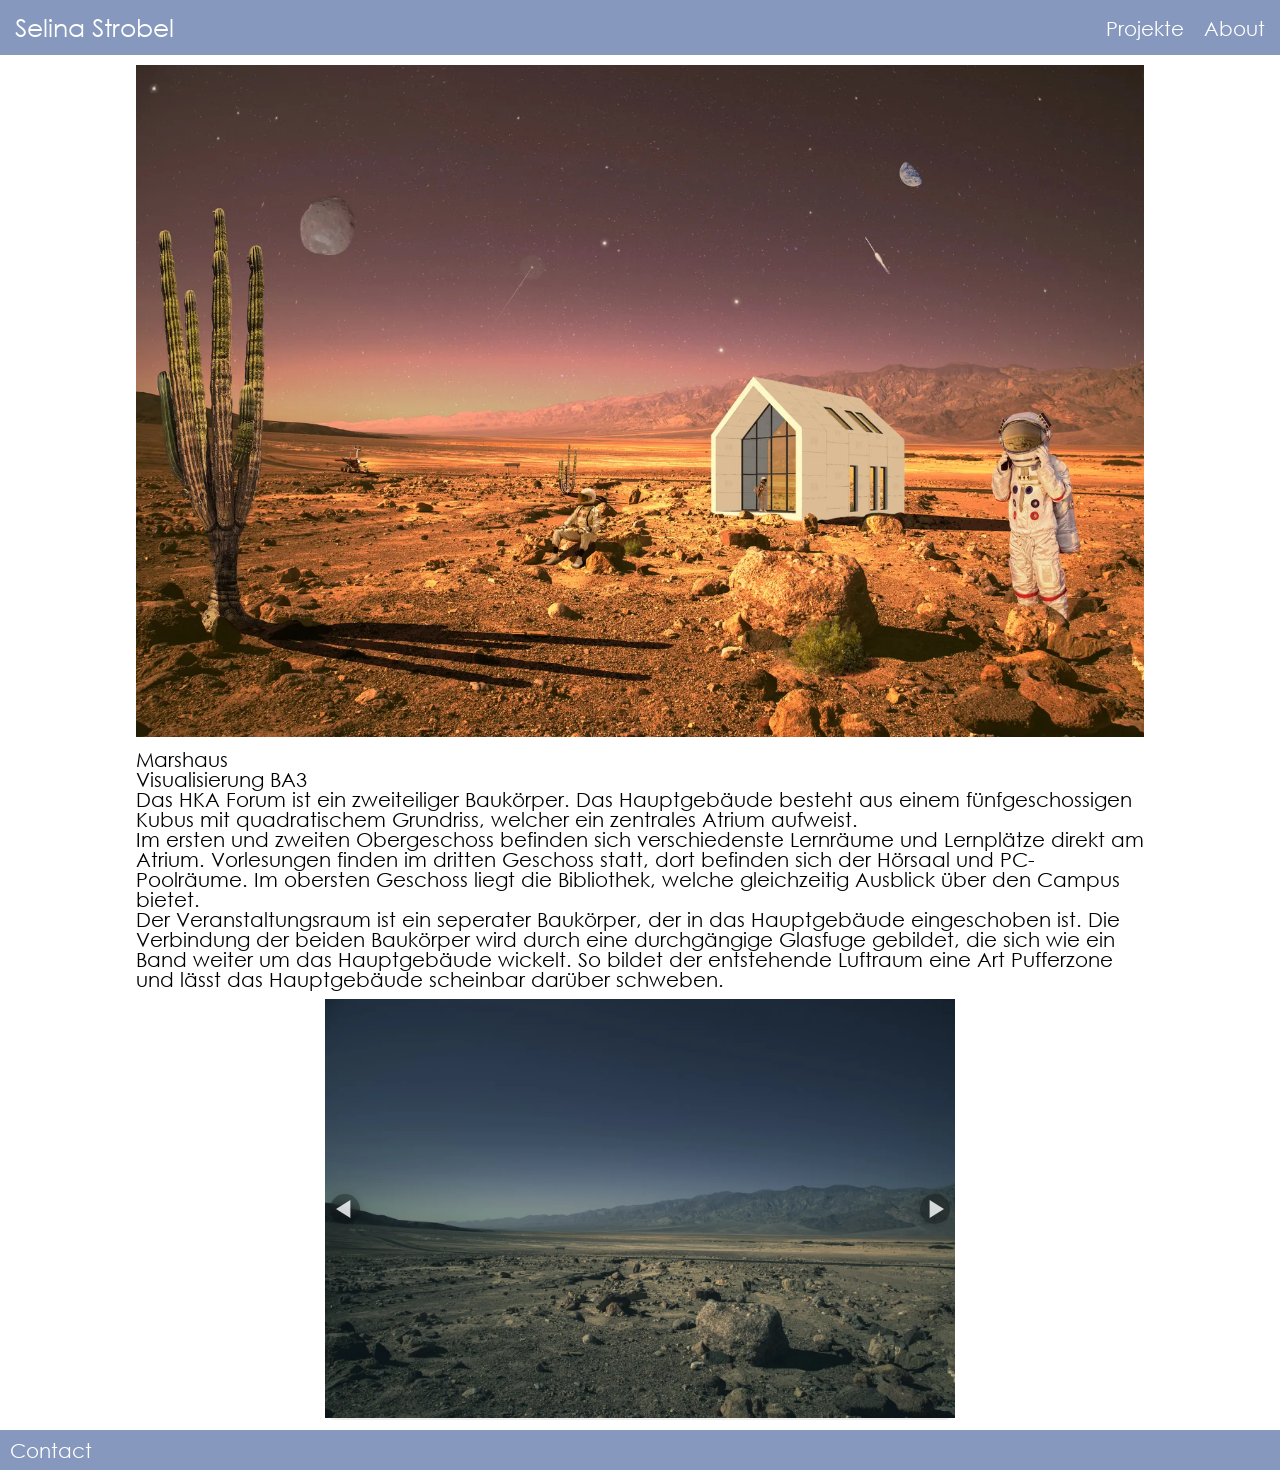
<file: projects/marshaus/index.html>
<!DOCTYPE html><html lang="en"><head><meta charSet="UTF-8"/><meta name="viewport" content="width=device-width,initial-scale=1"/><title>Marshaus – Visualisierung</title><link rel="stylesheet" type="text/css" href="/styles.css"/><script defer="" src="https://analytics.chris-besch.com/script.js" data-website-id="7b94afa8-f505-4181-aeb4-4ca5b9bfb244"></script></head><body><div class="layout_navbar"><div class="layout_navbar_left"><a href="/">Selina Strobel</a></div><div class="layout_navbar_right"><div><a href="/projects">Projekte</a></div><div><a href="/about">About</a></div></div></div><div class="layout_body"><div class="marshaus_page"><div class="marshaus_page_titleimage"><picture class="image_picture"><img srcSet="/images/c08bac8a83e132fcbb9cc705bad4d9b6_400_266.webp 400w,/images/c08bac8a83e132fcbb9cc705bad4d9b6_800_533.webp 800w,/images/c08bac8a83e132fcbb9cc705bad4d9b6_1200_800.webp 1200w,/images/c08bac8a83e132fcbb9cc705bad4d9b6_1600_1066.webp 1600w" width="400" height="266" alt="" style="background-image:radial-gradient(67% 67% at 25% 25%, #5e4542, transparent),radial-gradient(67% 67% at 50% 25%, #583e42, transparent),radial-gradient(67% 67% at 75% 25%, #453233, transparent),radial-gradient(67% 67% at 25% 50%, #9a6649, transparent),radial-gradient(67% 67% at 50% 50%, #c28368, transparent),radial-gradient(67% 67% at 75% 50%, #a7745a, transparent),radial-gradient(67% 67% at 25% 75%, #6d421d, transparent),radial-gradient(67% 67% at 50% 75%, #a3642f, transparent),radial-gradient(67% 67% at 75% 75%, #9e6331, transparent),linear-gradient(#82573f);background-position:0 0, 0 100%;background-size:100% 100%;background-repeat:no-repeat" loading="lazy" fetchPriority="auto"/></picture></div><div class="marshaus_page_text1"><h1>Marshaus</h1><h2>Visualisierung BA3</h2><p>Das HKA Forum ist ein zweiteiliger Baukörper. Das Hauptgebäude besteht aus einem fünfgeschossigen Kubus mit quadratischem Grundriss, welcher ein zentrales Atrium aufweist.</p><p>Im ersten und zweiten Obergeschoss befinden sich verschiedenste Lernräume und Lernplätze direkt am Atrium. Vorlesungen finden im dritten Geschoss statt, dort befinden sich der Hörsaal und PC-Poolräume. Im obersten Geschoss liegt die Bibliothek, welche gleichzeitig Ausblick über den Campus bietet.</p><p>Der Veranstaltungsraum ist ein seperater Baukörper, der in das Hauptgebäude eingeschoben ist. Die Verbindung der beiden Baukörper wird durch eine durchgängige Glasfuge gebildet, die sich wie ein Band weiter um das Hauptgebäude wickelt. So bildet der entstehende Luftraum eine Art Pufferzone und lässt das Hauptgebäude scheinbar darüber schweben.</p></div><div class="carousel"><div id="carousel_73002_0" class="carousel_element"><a class="carousel_left" href="#carousel_73002_8"><img src="data:image/svg+xml,%3Csvg viewBox=&#x27;0 0 100 100&#x27; xmlns=&#x27;http://www.w3.org/2000/svg&#x27;%3E%3Cpolygon points=&#x27;0,50 80,100 80,0&#x27; fill=&#x27;%23fff&#x27;/%3E%3C/svg%3E"/></a><a class="carousel_right" href="#carousel_73002_1"><img src="data:image/svg+xml,%3Csvg viewBox=&#x27;0 0 100 100&#x27; xmlns=&#x27;http://www.w3.org/2000/svg&#x27;%3E%3Cpolygon points=&#x27;100,50 20,100 20,0&#x27; fill=&#x27;%23fff&#x27;/%3E%3C/svg%3E"/></a><div class="marshaus_page_carousel_picture"><picture class="image_picture"><img srcSet="/images/594f5a3d8c89cc2030feae8b51996e77_400_266.webp 400w,/images/594f5a3d8c89cc2030feae8b51996e77_800_533.webp 800w,/images/594f5a3d8c89cc2030feae8b51996e77_1200_800.webp 1200w,/images/594f5a3d8c89cc2030feae8b51996e77_1600_1066.webp 1600w" width="400" height="266" alt="" style="background-image:radial-gradient(67% 67% at 25% 25%, #2f4053, transparent),radial-gradient(67% 67% at 50% 25%, #2b3a4f, transparent),radial-gradient(67% 67% at 75% 25%, #213043, transparent),radial-gradient(67% 67% at 25% 50%, #4a575b, transparent),radial-gradient(67% 67% at 50% 50%, #5a6468, transparent),radial-gradient(67% 67% at 75% 50%, #4c5658, transparent),radial-gradient(67% 67% at 25% 75%, #313730, transparent),radial-gradient(67% 67% at 50% 75%, #4c4c40, transparent),radial-gradient(67% 67% at 75% 75%, #45473b, transparent),linear-gradient(#3d474b);background-position:0 0, 0 100%;background-size:100% 100%;background-repeat:no-repeat" loading="eager" fetchPriority="high"/></picture></div></div><div id="carousel_73002_1" class="carousel_element"><a class="carousel_left" href="#carousel_73002_0"><img src="data:image/svg+xml,%3Csvg viewBox=&#x27;0 0 100 100&#x27; xmlns=&#x27;http://www.w3.org/2000/svg&#x27;%3E%3Cpolygon points=&#x27;0,50 80,100 80,0&#x27; fill=&#x27;%23fff&#x27;/%3E%3C/svg%3E"/></a><a class="carousel_right" href="#carousel_73002_2"><img src="data:image/svg+xml,%3Csvg viewBox=&#x27;0 0 100 100&#x27; xmlns=&#x27;http://www.w3.org/2000/svg&#x27;%3E%3Cpolygon points=&#x27;100,50 20,100 20,0&#x27; fill=&#x27;%23fff&#x27;/%3E%3C/svg%3E"/></a><div class="marshaus_page_carousel_picture"><picture class="image_picture"><img srcSet="/images/0a4ef9ed5fd1f57753a3dc5a1fd2f975_400_266.webp 400w,/images/0a4ef9ed5fd1f57753a3dc5a1fd2f975_800_533.webp 800w,/images/0a4ef9ed5fd1f57753a3dc5a1fd2f975_1200_800.webp 1200w,/images/0a4ef9ed5fd1f57753a3dc5a1fd2f975_1600_1066.webp 1600w" width="400" height="266" alt="" style="background-image:radial-gradient(67% 67% at 25% 25%, #5f4444, transparent),radial-gradient(67% 67% at 50% 25%, #573d42, transparent),radial-gradient(67% 67% at 75% 25%, #453334, transparent),radial-gradient(67% 67% at 25% 50%, #9f684d, transparent),radial-gradient(67% 67% at 50% 50%, #c47d60, transparent),radial-gradient(67% 67% at 75% 50%, #aa6b4d, transparent),radial-gradient(67% 67% at 25% 75%, #78471e, transparent),radial-gradient(67% 67% at 50% 75%, #ad6830, transparent),radial-gradient(67% 67% at 75% 75%, #a15e29, transparent),linear-gradient(#86563d);background-position:0 0, 0 100%;background-size:100% 100%;background-repeat:no-repeat" loading="eager" fetchPriority="high"/></picture></div></div><div id="carousel_73002_2" class="carousel_element"><a class="carousel_left" href="#carousel_73002_1"><img src="data:image/svg+xml,%3Csvg viewBox=&#x27;0 0 100 100&#x27; xmlns=&#x27;http://www.w3.org/2000/svg&#x27;%3E%3Cpolygon points=&#x27;0,50 80,100 80,0&#x27; fill=&#x27;%23fff&#x27;/%3E%3C/svg%3E"/></a><a class="carousel_right" href="#carousel_73002_3"><img src="data:image/svg+xml,%3Csvg viewBox=&#x27;0 0 100 100&#x27; xmlns=&#x27;http://www.w3.org/2000/svg&#x27;%3E%3Cpolygon points=&#x27;100,50 20,100 20,0&#x27; fill=&#x27;%23fff&#x27;/%3E%3C/svg%3E"/></a><div class="marshaus_page_carousel_picture"><picture class="image_picture"><img srcSet="/images/4bd7570fc3cbef5ce14ce7b61e335c03_400_266.webp 400w,/images/4bd7570fc3cbef5ce14ce7b61e335c03_800_533.webp 800w,/images/4bd7570fc3cbef5ce14ce7b61e335c03_1200_800.webp 1200w,/images/4bd7570fc3cbef5ce14ce7b61e335c03_1600_1066.webp 1600w" width="400" height="266" alt="" style="background-image:radial-gradient(67% 67% at 25% 25%, #604545, transparent),radial-gradient(67% 67% at 50% 25%, #573e43, transparent),radial-gradient(67% 67% at 75% 25%, #453335, transparent),radial-gradient(67% 67% at 25% 50%, #9f684e, transparent),radial-gradient(67% 67% at 50% 50%, #c47d60, transparent),radial-gradient(67% 67% at 75% 50%, #aa6b4d, transparent),radial-gradient(67% 67% at 25% 75%, #78471e, transparent),radial-gradient(67% 67% at 50% 75%, #ad6830, transparent),radial-gradient(67% 67% at 75% 75%, #a15e29, transparent),linear-gradient(#86563d);background-position:0 0, 0 100%;background-size:100% 100%;background-repeat:no-repeat" loading="eager" fetchPriority="high"/></picture></div></div><div id="carousel_73002_3" class="carousel_element"><a class="carousel_left" href="#carousel_73002_2"><img src="data:image/svg+xml,%3Csvg viewBox=&#x27;0 0 100 100&#x27; xmlns=&#x27;http://www.w3.org/2000/svg&#x27;%3E%3Cpolygon points=&#x27;0,50 80,100 80,0&#x27; fill=&#x27;%23fff&#x27;/%3E%3C/svg%3E"/></a><a class="carousel_right" href="#carousel_73002_4"><img src="data:image/svg+xml,%3Csvg viewBox=&#x27;0 0 100 100&#x27; xmlns=&#x27;http://www.w3.org/2000/svg&#x27;%3E%3Cpolygon points=&#x27;100,50 20,100 20,0&#x27; fill=&#x27;%23fff&#x27;/%3E%3C/svg%3E"/></a><div class="marshaus_page_carousel_picture"><picture class="image_picture"><img srcSet="/images/f9f0b4a7ad9cdb82eaecc4995631c8b5_400_266.webp 400w,/images/f9f0b4a7ad9cdb82eaecc4995631c8b5_800_533.webp 800w,/images/f9f0b4a7ad9cdb82eaecc4995631c8b5_1200_800.webp 1200w,/images/f9f0b4a7ad9cdb82eaecc4995631c8b5_1600_1066.webp 1600w" width="400" height="266" alt="" style="background-image:radial-gradient(67% 67% at 25% 25%, #604545, transparent),radial-gradient(67% 67% at 50% 25%, #583d41, transparent),radial-gradient(67% 67% at 75% 25%, #463233, transparent),radial-gradient(67% 67% at 25% 50%, #a1674b, transparent),radial-gradient(67% 67% at 50% 50%, #bc836e, transparent),radial-gradient(67% 67% at 75% 50%, #a4725c, transparent),radial-gradient(67% 67% at 25% 75%, #78471d, transparent),radial-gradient(67% 67% at 50% 75%, #aa6934, transparent),radial-gradient(67% 67% at 75% 75%, #9f602e, transparent),linear-gradient(#855840);background-position:0 0, 0 100%;background-size:100% 100%;background-repeat:no-repeat" loading="eager" fetchPriority="high"/></picture></div></div><div id="carousel_73002_4" class="carousel_element"><a class="carousel_left" href="#carousel_73002_3"><img src="data:image/svg+xml,%3Csvg viewBox=&#x27;0 0 100 100&#x27; xmlns=&#x27;http://www.w3.org/2000/svg&#x27;%3E%3Cpolygon points=&#x27;0,50 80,100 80,0&#x27; fill=&#x27;%23fff&#x27;/%3E%3C/svg%3E"/></a><a class="carousel_right" href="#carousel_73002_5"><img src="data:image/svg+xml,%3Csvg viewBox=&#x27;0 0 100 100&#x27; xmlns=&#x27;http://www.w3.org/2000/svg&#x27;%3E%3Cpolygon points=&#x27;100,50 20,100 20,0&#x27; fill=&#x27;%23fff&#x27;/%3E%3C/svg%3E"/></a><div class="marshaus_page_carousel_picture"><picture class="image_picture"><img srcSet="/images/c55ac47af43256cc018a36f0f3d5ef0e_400_266.webp 400w,/images/c55ac47af43256cc018a36f0f3d5ef0e_800_533.webp 800w,/images/c55ac47af43256cc018a36f0f3d5ef0e_1200_800.webp 1200w,/images/c55ac47af43256cc018a36f0f3d5ef0e_1600_1066.webp 1600w" width="400" height="266" alt="" style="background-image:radial-gradient(67% 67% at 25% 25%, #604545, transparent),radial-gradient(67% 67% at 50% 25%, #583e42, transparent),radial-gradient(67% 67% at 75% 25%, #453334, transparent),radial-gradient(67% 67% at 25% 50%, #a0674d, transparent),radial-gradient(67% 67% at 50% 50%, #c08368, transparent),radial-gradient(67% 67% at 75% 50%, #a87155, transparent),radial-gradient(67% 67% at 25% 75%, #78471e, transparent),radial-gradient(67% 67% at 50% 75%, #ab6932, transparent),radial-gradient(67% 67% at 75% 75%, #9d5e2b, transparent),linear-gradient(#85573f);background-position:0 0, 0 100%;background-size:100% 100%;background-repeat:no-repeat" loading="eager" fetchPriority="high"/></picture></div></div><div id="carousel_73002_5" class="carousel_element"><a class="carousel_left" href="#carousel_73002_4"><img src="data:image/svg+xml,%3Csvg viewBox=&#x27;0 0 100 100&#x27; xmlns=&#x27;http://www.w3.org/2000/svg&#x27;%3E%3Cpolygon points=&#x27;0,50 80,100 80,0&#x27; fill=&#x27;%23fff&#x27;/%3E%3C/svg%3E"/></a><a class="carousel_right" href="#carousel_73002_6"><img src="data:image/svg+xml,%3Csvg viewBox=&#x27;0 0 100 100&#x27; xmlns=&#x27;http://www.w3.org/2000/svg&#x27;%3E%3Cpolygon points=&#x27;100,50 20,100 20,0&#x27; fill=&#x27;%23fff&#x27;/%3E%3C/svg%3E"/></a><div class="marshaus_page_carousel_picture"><picture class="image_picture"><img srcSet="/images/163f19ac56d25a85160bcadeecc45b92_400_266.webp 400w,/images/163f19ac56d25a85160bcadeecc45b92_800_533.webp 800w,/images/163f19ac56d25a85160bcadeecc45b92_1200_800.webp 1200w,/images/163f19ac56d25a85160bcadeecc45b92_1600_1066.webp 1600w" width="400" height="266" alt="" style="background-image:radial-gradient(67% 67% at 25% 25%, #5f4543, transparent),radial-gradient(67% 67% at 50% 25%, #583e42, transparent),radial-gradient(67% 67% at 75% 25%, #453334, transparent),radial-gradient(67% 67% at 25% 50%, #996548, transparent),radial-gradient(67% 67% at 50% 50%, #c18368, transparent),radial-gradient(67% 67% at 75% 50%, #a87155, transparent),radial-gradient(67% 67% at 25% 75%, #77471f, transparent),radial-gradient(67% 67% at 50% 75%, #aa6832, transparent),radial-gradient(67% 67% at 75% 75%, #9c5e2b, transparent),linear-gradient(#84573e);background-position:0 0, 0 100%;background-size:100% 100%;background-repeat:no-repeat" loading="eager" fetchPriority="high"/></picture></div></div><div id="carousel_73002_6" class="carousel_element"><a class="carousel_left" href="#carousel_73002_5"><img src="data:image/svg+xml,%3Csvg viewBox=&#x27;0 0 100 100&#x27; xmlns=&#x27;http://www.w3.org/2000/svg&#x27;%3E%3Cpolygon points=&#x27;0,50 80,100 80,0&#x27; fill=&#x27;%23fff&#x27;/%3E%3C/svg%3E"/></a><a class="carousel_right" href="#carousel_73002_7"><img src="data:image/svg+xml,%3Csvg viewBox=&#x27;0 0 100 100&#x27; xmlns=&#x27;http://www.w3.org/2000/svg&#x27;%3E%3Cpolygon points=&#x27;100,50 20,100 20,0&#x27; fill=&#x27;%23fff&#x27;/%3E%3C/svg%3E"/></a><div class="marshaus_page_carousel_picture"><picture class="image_picture"><img srcSet="/images/ae56769b554521e60cb11cd7e0d324d4_400_266.webp 400w,/images/ae56769b554521e60cb11cd7e0d324d4_800_533.webp 800w,/images/ae56769b554521e60cb11cd7e0d324d4_1200_800.webp 1200w,/images/ae56769b554521e60cb11cd7e0d324d4_1600_1066.webp 1600w" width="400" height="266" alt="" style="background-image:radial-gradient(67% 67% at 25% 25%, #5e4542, transparent),radial-gradient(67% 67% at 50% 25%, #583e42, transparent),radial-gradient(67% 67% at 75% 25%, #453334, transparent),radial-gradient(67% 67% at 25% 50%, #9a6649, transparent),radial-gradient(67% 67% at 50% 50%, #c28468, transparent),radial-gradient(67% 67% at 75% 50%, #a87155, transparent),radial-gradient(67% 67% at 25% 75%, #6d411c, transparent),radial-gradient(67% 67% at 50% 75%, #a46530, transparent),radial-gradient(67% 67% at 75% 75%, #9d5f2b, transparent),linear-gradient(#83563e);background-position:0 0, 0 100%;background-size:100% 100%;background-repeat:no-repeat" loading="eager" fetchPriority="high"/></picture></div></div><div id="carousel_73002_7" class="carousel_element"><a class="carousel_left" href="#carousel_73002_6"><img src="data:image/svg+xml,%3Csvg viewBox=&#x27;0 0 100 100&#x27; xmlns=&#x27;http://www.w3.org/2000/svg&#x27;%3E%3Cpolygon points=&#x27;0,50 80,100 80,0&#x27; fill=&#x27;%23fff&#x27;/%3E%3C/svg%3E"/></a><a class="carousel_right" href="#carousel_73002_8"><img src="data:image/svg+xml,%3Csvg viewBox=&#x27;0 0 100 100&#x27; xmlns=&#x27;http://www.w3.org/2000/svg&#x27;%3E%3Cpolygon points=&#x27;100,50 20,100 20,0&#x27; fill=&#x27;%23fff&#x27;/%3E%3C/svg%3E"/></a><div class="marshaus_page_carousel_picture"><picture class="image_picture"><img srcSet="/images/6e1b7109a489828abfe88862f1cc911e_400_266.webp 400w,/images/6e1b7109a489828abfe88862f1cc911e_800_533.webp 800w,/images/6e1b7109a489828abfe88862f1cc911e_1200_800.webp 1200w,/images/6e1b7109a489828abfe88862f1cc911e_1600_1066.webp 1600w" width="400" height="266" alt="" style="background-image:radial-gradient(67% 67% at 25% 25%, #5e4542, transparent),radial-gradient(67% 67% at 50% 25%, #583e42, transparent),radial-gradient(67% 67% at 75% 25%, #453233, transparent),radial-gradient(67% 67% at 25% 50%, #9a6649, transparent),radial-gradient(67% 67% at 50% 50%, #c38367, transparent),radial-gradient(67% 67% at 75% 50%, #a7755d, transparent),radial-gradient(67% 67% at 25% 75%, #6d421d, transparent),radial-gradient(67% 67% at 50% 75%, #a3642f, transparent),radial-gradient(67% 67% at 75% 75%, #9d6433, transparent),linear-gradient(#82573f);background-position:0 0, 0 100%;background-size:100% 100%;background-repeat:no-repeat" loading="eager" fetchPriority="high"/></picture></div></div><div id="carousel_73002_8" class="carousel_element"><a class="carousel_left" href="#carousel_73002_7"><img src="data:image/svg+xml,%3Csvg viewBox=&#x27;0 0 100 100&#x27; xmlns=&#x27;http://www.w3.org/2000/svg&#x27;%3E%3Cpolygon points=&#x27;0,50 80,100 80,0&#x27; fill=&#x27;%23fff&#x27;/%3E%3C/svg%3E"/></a><a class="carousel_right" href="#carousel_73002_0"><img src="data:image/svg+xml,%3Csvg viewBox=&#x27;0 0 100 100&#x27; xmlns=&#x27;http://www.w3.org/2000/svg&#x27;%3E%3Cpolygon points=&#x27;100,50 20,100 20,0&#x27; fill=&#x27;%23fff&#x27;/%3E%3C/svg%3E"/></a><div class="marshaus_page_carousel_picture"><picture class="image_picture"><img srcSet="/images/c08bac8a83e132fcbb9cc705bad4d9b6_400_266.webp 400w,/images/c08bac8a83e132fcbb9cc705bad4d9b6_800_533.webp 800w,/images/c08bac8a83e132fcbb9cc705bad4d9b6_1200_800.webp 1200w,/images/c08bac8a83e132fcbb9cc705bad4d9b6_1600_1066.webp 1600w" width="400" height="266" alt="" style="background-image:radial-gradient(67% 67% at 25% 25%, #5e4542, transparent),radial-gradient(67% 67% at 50% 25%, #583e42, transparent),radial-gradient(67% 67% at 75% 25%, #453233, transparent),radial-gradient(67% 67% at 25% 50%, #9a6649, transparent),radial-gradient(67% 67% at 50% 50%, #c28368, transparent),radial-gradient(67% 67% at 75% 50%, #a7745a, transparent),radial-gradient(67% 67% at 25% 75%, #6d421d, transparent),radial-gradient(67% 67% at 50% 75%, #a3642f, transparent),radial-gradient(67% 67% at 75% 75%, #9e6331, transparent),linear-gradient(#82573f);background-position:0 0, 0 100%;background-size:100% 100%;background-repeat:no-repeat" loading="eager" fetchPriority="high"/></picture></div></div></div></div></div><div class="layout_footer">Contact</div></body></html>
</file>
<file: styles.css>
.index_page_heading{color:#000;padding-top:20px;padding-bottom:20px;padding-left:10px;font-size:30px}.index_page_body{flex-flow:wrap;display:flex}.index_page img{object-fit:cover;width:100%;height:400px}.index_page_project{color:#000;margin:5px;font-size:25px;text-decoration:none;display:block}.index_page_project_title{padding:0 10px 10px 0}.about_page_some_heading{color:#5ed484}.layout_navbar{color:#fff;background-color:#8698bd;flex-direction:row;justify-content:space-between;align-items:center;gap:45px;padding:15px;font-family:Century Gothic;display:flex}.layout_navbar a{color:inherit;text-decoration:none}.layout_navbar_left{font-size:25px}.layout_navbar_right{flex-direction:row;align-items:center;gap:20px;font-size:20px;display:flex}.layout_body{background-color:#fff;font-family:Century Gothic;font-size:20px}.layout_footer{color:#fff;background-color:#8698bd;padding:10px;font-family:Century Gothic;font-size:20px}html,body,div,span,applet,object,iframe,h1,h2,h3,h4,h5,h6,p,blockquote,pre,a,abbr,acronym,address,big,cite,code,del,dfn,em,img,ins,kbd,q,s,samp,small,strike,strong,sub,sup,tt,var,b,u,i,center,dl,dt,dd,ol,ul,li,fieldset,form,label,legend,table,caption,tbody,tfoot,thead,tr,th,td,article,aside,canvas,details,embed,figure,figcaption,footer,header,hgroup,menu,nav,output,ruby,section,summary,time,mark,audio,video{font-size:100%;font:inherit;vertical-align:baseline;border:0;margin:0;padding:0}article,aside,details,figcaption,figure,footer,header,hgroup,menu,nav,section{display:block}body{line-height:1}ol,ul{list-style:none}blockquote,q{quotes:none}blockquote:before,blockquote:after,q:before,q:after{content:"";content:none}table{border-collapse:collapse;border-spacing:0}@font-face{font-family:Century Gothic;src:url(/fonts/CenturyGothic.woff)format("woff");font-weight:400;font-style:normal}@font-face{font-family:Century Gothic;src:url(/fonts/CenturyGothic-Italic.woff)format("woff");font-weight:400;font-style:italic}@font-face{font-family:Century Gothic;src:url(/fonts/CenturyGothic-Bold.woff)format("woff");font-weight:700;font-style:normal}@font-face{font-family:Century Gothic;src:url(/fonts/CenturyGothic-BoldItalic.woff)format("woff");font-weight:700;font-style:italic}.hkaforum_page_container{grid-template-rows:400px 300px 400px 400px 400px;grid-template-columns:1fr 1.5fr;gap:20px;margin:20px 30px;display:grid}.hkaforum_page_container img{object-fit:cover;width:100%;height:100%}.hkaforum_page_item1{grid-area:1/2/2/3}.hkaforum_page_item2{grid-area:2/2/3/3}.hkaforum_page_item3{grid-area:3/1/5/2}.hkaforum_page_item4{grid-area:5/1/6/2}.hkaforum_page_item5{grid-area:4/2/5/3}.hkaforum_page_item6{grid-area:3/2/4/3}.hkaforum_page_item7{grid-area:5/2/6/3}.hkaforum_page_text1{grid-area:1/1/3/2;margin:20px}.hkaforum_page_text1 h1{font-size:50px}.hkaforum_page_text1 h2{margin-bottom:15px;font-size:28px}.hkaforum_page_text1 p{margin-top:15px;font-size:20px}.marshaus_page{flex-direction:column;align-items:center;gap:10px;margin:10px;display:flex}.marshaus_page img{width:100%;height:auto}.marshaus_page_titleimage{flex-basis:content;object-fit:cover;width:80%;margin-left:auto;margin-right:auto}.marshaus_page_text1{width:80%}.marshaus_page_carousel_picture img{width:100%;height:auto}.lebensader_page_container{grid-template-rows:300px 350px 450px 350px 350px 350px 350px 350px 350px 350px 350px 350px 350px 350px 350px 350px 350px 350px 350px;grid-template-columns:1fr 1.5fr;gap:20px;margin:20px 50px;display:grid}.lebensader_page_container img{object-fit:cover;width:100%;height:100%}.lebensader_page_text1{grid-area:1/1/3/2;margin:20px}.lebensader_page_titleimage{grid-area:1/2/3/3}.lebensader_page_lageplan{grid-area:3/1/5/3}.lebensader_page_pikto_lebensader{grid-area:5/1/6/2}.lebensader_page_text_lebensader{grid-area:5/2/6/3;margin:20px}.lebensader_page_pikto_baustruktur{grid-area:6/1/7/2}.lebensader_page_text_baustruktur{grid-area:6/2/7/3;margin:20px}.lebensader_page_pikto_wegenetz{grid-area:7/1/8/2}.lebensader_page_text_wegenetz{grid-area:7/2/8/3;margin:20px}.lebensader_page_pikto_gebäudehöhe{grid-area:8/1/9/2}.lebensader_page_text_gebäudehöhe{grid-area:8/2/9/3;margin:20px}.lebensader_page_pikto_retentionsraum{grid-area:9/2/10/3}.lebensader_page_pikto_retentionsraum img{width:100%;height:auto}.lebensader_page_text_retentionsraum{grid-area:9/1/10/2;margin:20px}.lebensader_page_grundriss_eg{grid-area:11/2/13/3}.lebensader_page_grundriss_og{grid-area:13/2/15/3}.lebensader_page_modellfoto_01{grid-area:11/1/12/2}.lebensader_page_modellfoto_02{grid-area:12/1/13/2}.lebensader_page_modellfoto_03{grid-area:13/1/14/2}.lebensader_page_modellfoto_04{grid-area:14/1/15/2}.lebensader_page_schnitt_a{grid-area:17/1/18/3}.lebensader_page_schnitt_b{grid-area:16/1/17/3}.lebensader_page_text_fassade{grid-area:15/1/16/2;margin:20px}.lebensader_page_text_hof{grid-area:15/2/16/3;margin:20px}.lebensader_page_visualisierung{grid-area:18/1/20/3}.carousel{scroll-snap-type:x mandatory;scroll-behavior:smooth;flex-direction:row;width:50%;height:auto;display:flex;position:relative;overflow:hidden}.carousel_element{scroll-snap-align:start;transform-origin:50%;background:#eee;border-radius:10px;flex:0 0 100%;justify-content:center;align-items:center;width:100%;margin-right:0;transition:transform .5s;display:flex;transform:scale(1)}.carousel_left,.carousel_right{z-index:10;backdrop-filter:blur(6px);opacity:.8;background:#0006;border-radius:50%;justify-content:center;align-items:center;width:30px;height:30px;transition:transform .2s,background .2s;display:flex;position:absolute;top:50%;transform:translateY(-50%);box-shadow:0 2px 8px #00000040}.carousel_left:hover,.carousel_right:hover{background:#000000a6;transform:translateY(-50%)scale(1.1)}.carousel_left img,.carousel_right img{width:18px;height:18px}.carousel_left{top:50%;left:5px}.carousel_right{top:50%;right:5px}.text p{margin-top:15px;font-size:20px}.text h1{font-size:70px}.text h2{margin-top:10px;margin-bottom:25px;font-size:20px}.text h3{margin-bottom:15px;font-size:25px}
</file>
